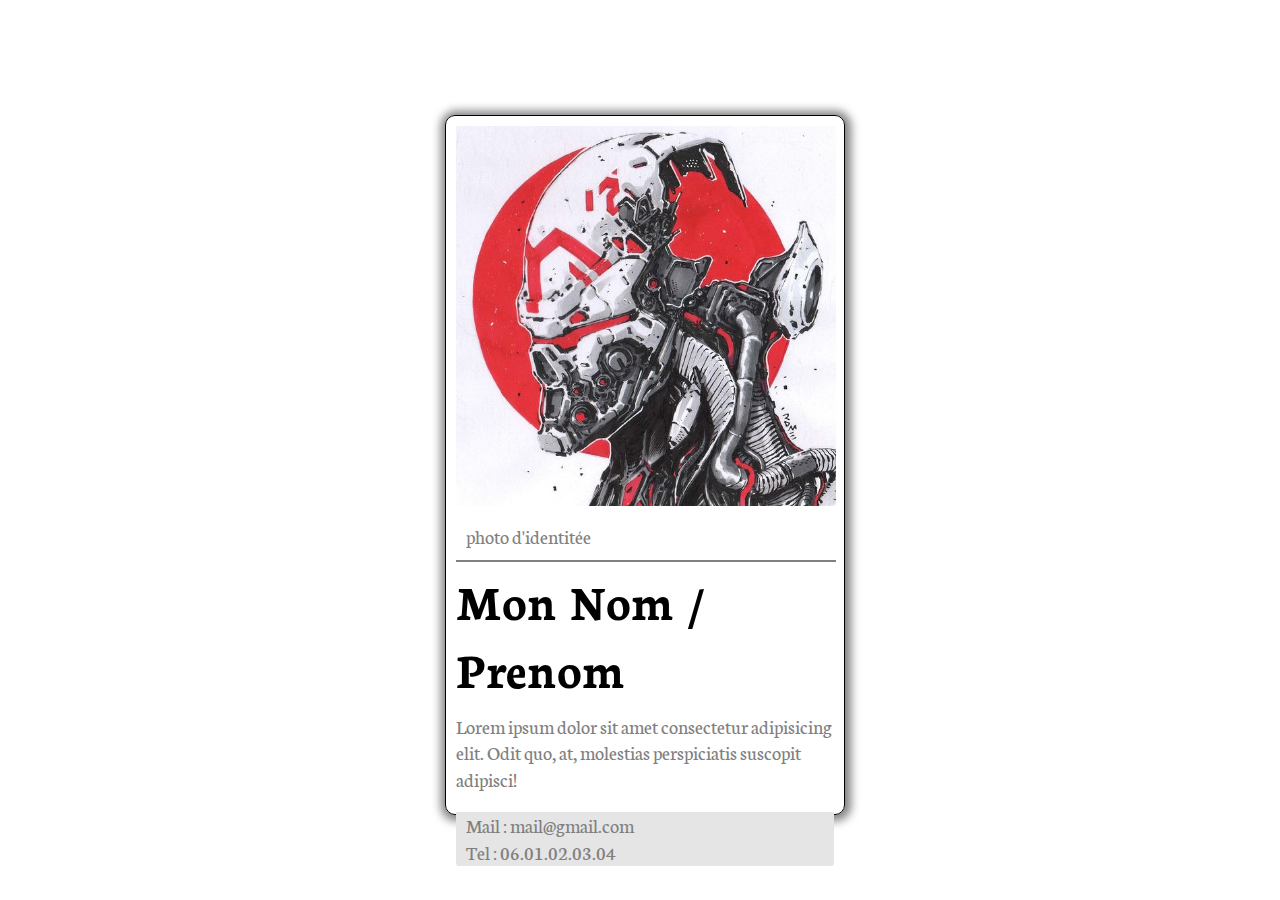
<file: TP - Vignette/index.html>
<!DOCTYPE html>
<html lang="fr">
<head>
    <meta charset="UTF-8">
    <meta name="viewport" content="width=device-width, initial-scale=1.0">
    <link rel="stylesheet" href="css/style.css">
    <title>Vignette</title>
</head>
<body>
    <main>
        <header>
            <img src="assets/img/cover/face.jpg" alt="photo identity">
            <h2>photo d'identitée</h2>
        </header>
        <section>
            <h1>Mon Nom / Prenom</h1>
            <div class="descriptif">
                <span>Lorem ipsum dolor sit amet consectetur adipisicing elit. Odit quo, at, molestias perspiciatis suscopit adipisci!</span>
            </div>
            <div class="contact">
                <a href="mailto:mail@gmail.com">Mail : mail@gmail.com</a>
                <a href="tel:+33601020304">Tel : 06.01.02.03.04</a>
            </div>
        </section>
    </main>
</body>
</html>
</file>
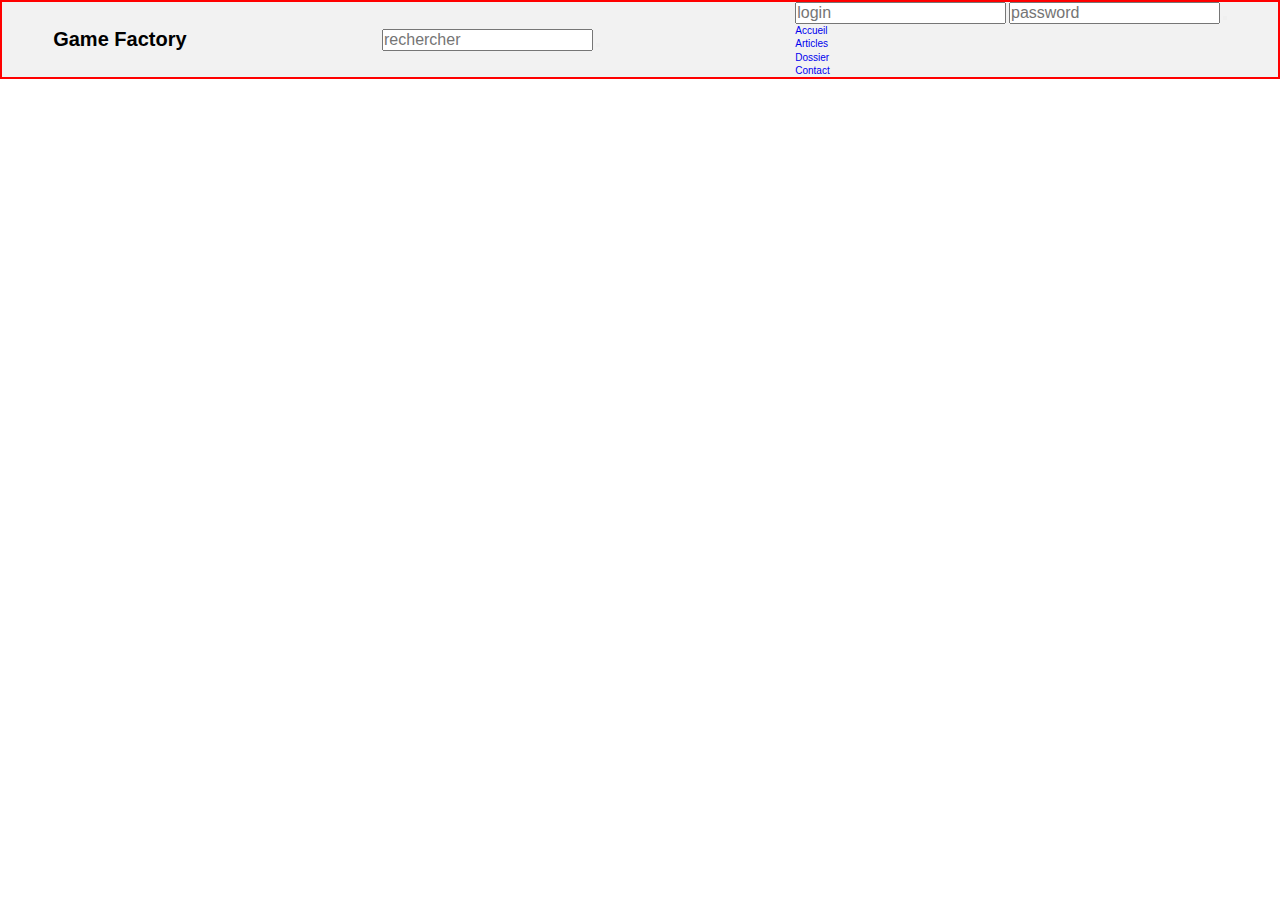
<file: TP Maquette/index.html>
<!DOCTYPE html>
<html lang="fr">
<head>
    <meta charset="UTF-8">
    <meta name="viewport" content="width=device-width, initial-scale=1.0">
    <link rel="stylesheet" href="css/style.css">
    <title>Maquette</title>
</head>
<body>
    <header>
        <h1>Game Factory</h1>
        <form class="search" action="index.html" method="post">
            <input name="search" placeholder="rechercher" type="text">
            <button type="submit"></button>
        </form>
        <div class="navigation">
            <form class="connect" action="index.html" method="post">
                <input name="login" placeholder="login" type="text">
                <input name="password" placeholder="password" type="text">
                <button type="submit"></button>               
            </form>        
            <nav>
                <ul>
                    <li>
                        <a href="#">Accueil</a>
                    </li>
                    <li>
                        <a href="#">Articles</a>
                    </li>
                    <li>
                        <a href="#">Dossier</a>
                    </li>
                    <li>
                        <a href="#">Contact</a>
                    </li>
                </ul>
            </nav>
        </div>
    </header>
    <!--
    <main>
        <header class="game">
            <div class="medias">
                <div class="littleVideos">
                    <iframe width="560" height="315" src="https://www.youtube.com/embed/OnSxZc47LV8?controls=0" title="YouTube video player" frameborder="0" allow="accelerometer; autoplay; clipboard-write; encrypted-media; gyroscope; picture-in-picture" allowfullscreen></iframe>
                    <iframe width="560" height="315" src="https://www.youtube.com/embed/zT2xjPyeHUs?controls=0" title="YouTube video player" frameborder="0" allow="accelerometer; autoplay; clipboard-write; encrypted-media; gyroscope; picture-in-picture" allowfullscreen></iframe>
                </div>
                <div class="bigVideos">
                    <iframe width="100%" height="100%" src="https://www.youtube.com/embed/Tporg5JpZHo" title="YouTube video player" frameborder="0" allow="accelerometer; autoplay; clipboard-write; encrypted-media; gyroscope; picture-in-picture" allowfullscreen></iframe>
                </div>
            </div>
            <H2>Ici on parle du jeux</H2>
            <p>On parle du jeu en général sous différents aspect : critique, fabrication et autres..</p>
        </header>
        <section>
            <h3>Articles</h3>
            <div class="article">
                <article>
                    <img src="assets/img/cover/blender-3d.png" alt="blender-3d">
                    <div class="descriptif">
                        <h2>Titre de l'article</h2>
                        <P>Lorem ipsum, dolor sit amet consectetur adipisicing elit.Eum, qui? Labore perspiciatis provident, facere laborum molestiae asperiores cumque, tenetur nihil eum. Natus, deleniti neque iste laboriosam beatae dolores facere repudiandae.</P>
                        <P>Lorem ipsum, dolor sit amet consectetur adipisicing elit.Nemo adipisci eligendi aliquid fugot, qui ducimus deleniti laborum quisquam facilis dolore?</P>
                        <P>Lorem ipsum, dolor sit amet consectetur adipisicing elit.Nam beatae, aperiam ab harum quidem veritatis.</P>
                        <a href="index.html">Suite de l'article</a>
                    </div>
                </article>
                <article>
                    <img src="assets/img/cover/unreal-engine.jpg" alt="unreal-engine">
                    <div class="descriptif">
                        <h2>Titre de l'article</h2>
                        <P>Lorem ipsum, dolor sit amet consectetur adipisicing elit.Eum, qui? Labore perspiciatis provident, facere laborum molestiae asperiores cumque, tenetur nihil eum. Natus, deleniti neque iste laboriosam beatae dolores facere repudiandae.</P>
                        <P>Lorem ipsum, dolor sit amet consectetur adipisicing elit.Nemo adipisci eligendi aliquid fugot, qui ducimus deleniti laborum quisquam facilis dolore?</P>
                        <P>Lorem ipsum, dolor sit amet consectetur adipisicing elit.Nam beatae, aperiam ab harum quidem veritatis.</P>
                        <a href="index.html">Suite de l'article</a>
                    </div>
                </article>
                <article>
                    <img src="assets/img/cover/unity2d.jpg" alt="unity2d">
                    <div class="descriptif">
                        <h2>Titre de l'article</h2>
                        <P>Lorem ipsum, dolor sit amet consectetur adipisicing elit.Eum, qui? Labore perspiciatis provident, facere laborum molestiae asperiores cumque, tenetur nihil eum. Natus, deleniti neque iste laboriosam beatae dolores facere repudiandae.</P>
                        <P>Lorem ipsum, dolor sit amet consectetur adipisicing elit.Nemo adipisci eligendi aliquid fugot, qui ducimus deleniti laborum quisquam facilis dolore?</P>
                        <P>Lorem ipsum, dolor sit amet consectetur adipisicing elit.Nam beatae, aperiam ab harum quidem veritatis.</P>
                        <a href="index.html">Suite de l'article</a>
                    </div>
                </article>
                <article>
                    <img src="assets/img/cover/Substance-Painter.jpg" alt="Substance-Painter">
                    <div class="descriptif">
                        <h2>Titre de l'article</h2>
                        <P>Lorem ipsum, dolor sit amet consectetur adipisicing elit.Eum, qui? Labore perspiciatis provident, facere laborum molestiae asperiores cumque, tenetur nihil eum. Natus, deleniti neque iste laboriosam beatae dolores facere repudiandae.</P>
                        <P>Lorem ipsum, dolor sit amet consectetur adipisicing elit.Nemo adipisci eligendi aliquid fugot, qui ducimus deleniti laborum quisquam facilis dolore?</P>
                        <P>Lorem ipsum, dolor sit amet consectetur adipisicing elit.Nam beatae, aperiam ab harum quidem veritatis.</P>
                        <a href="index.html">Suite de l'article</a>
                    </div>
                </article>
            </div>
        </section>
    </main>
    <footer>
        <div class="name">
            <p>Informations légales</p>
            <p>Données personnelles</p>
            <p>Cookies (R.G.P.D)</p>
        </div>
        <div class="years">
            <p>2019-2022</p>
            <p>@ IQREM COMPAGNIE</p>
        </div>
    </footer>
    -->
</body>
</html>
</file>
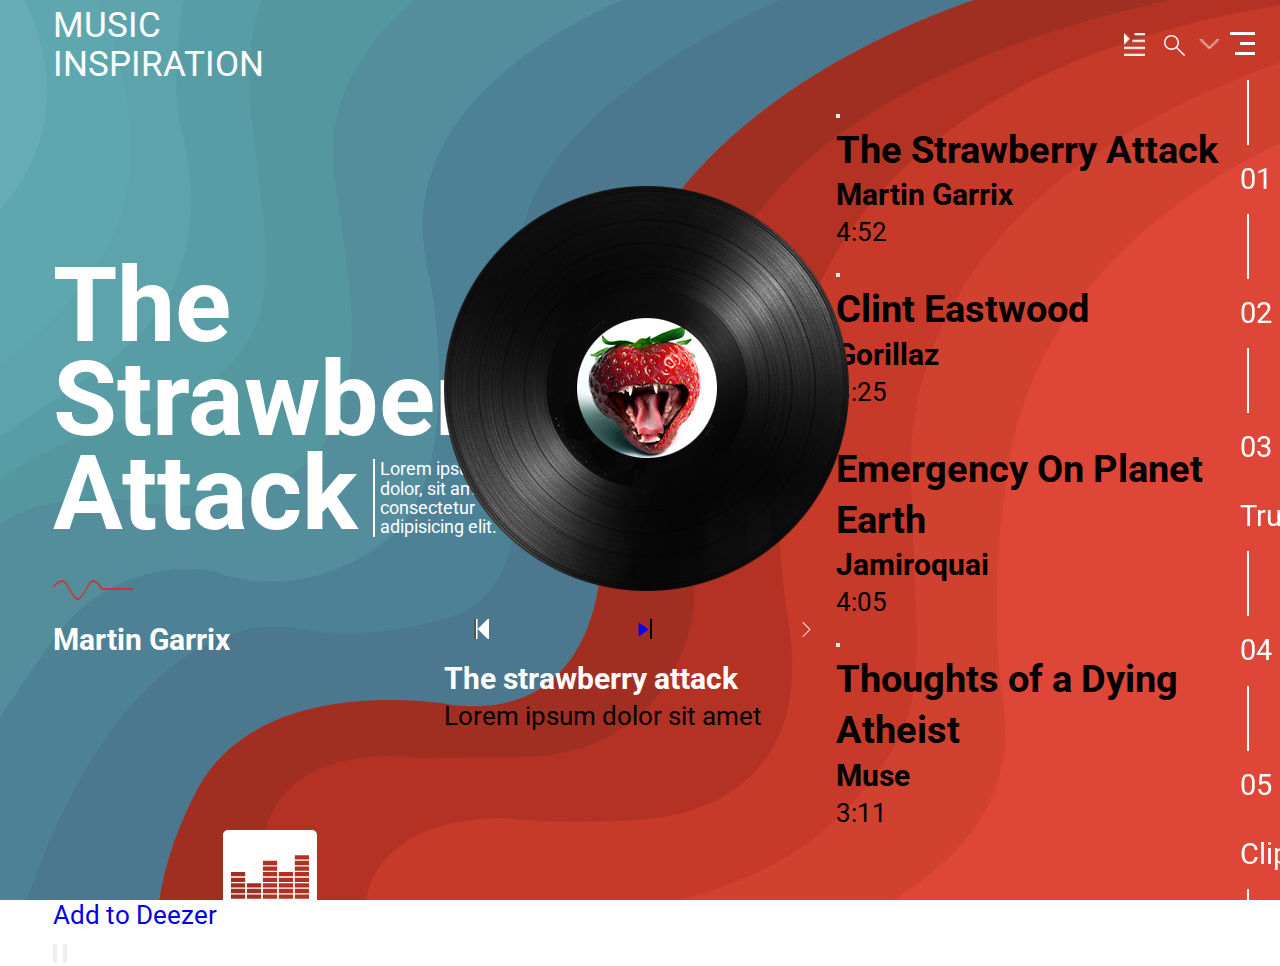
<file: TP Player/index.html>
<!DOCTYPE html>
<html lang="fr">
<head>
    <meta charset="UTF-8">
    <meta name="viewport" content="width=device-width, initial-scale=1.0">
    <link rel="stylesheet" href="css/style.css">
    <title>Player</title>
</head>
<body>
    <main>
        <header>
            <h1>Music Inspiration</h1>
            <div class="container-menu">
                <button class="playlist-btn"></button>
                <form class="search-song" action="index.html" method="post">
                    <input type="text" name="title">
                    <button type="submit"></button>
                </form>
                <button class="parameter-btn"></button>
                <div id="menu-global" class="menu-global-panel ">
                    <div class="menu-global-btn">
                        <span></span>
                    </div>
                    <nav>
                        <ul>
                            <li></li>
                            <li><a href="#">01 <span>Home</span></a></li>
                            <li></li>
                            <li><a href="#">02 <span>The Song</span></a></li>
                            <li></li>
                            <li><a href="#">03 <span>Blabla Truc</span></a></li>
                            <li></li>
                            <li><a href="#">04 <span>Lyrics</span></a></li>
                            <li></li>
                            <li><a href="#">05 <span>Video Clip</span></a></li>
                            <li></li>
                            <li><a href="#">06 <span>Shear</span></a></li>
                        </ul>
                    </nav>
                </div>
            </div>
        </header>
        <section class="player-content">
            <article>
                <div class="title-content-song">
                    <h2>The Strawberry Attack</h2>
                    <p>Lorem ipsum dolor, sit amet consectetur adipisicing elit.</p>
                </div>                
                <img src="img/cardio.png" alt="icon du player">
                <h3 class="autor-song">Martin Garrix</h3>
            </article>
            <div class="player">
                <audio id="player-node"></audio>
                <div class="player-visual">
                    <img src="img/bg_vinyl.png" alt="disque vinyl">
                    <img src="img/cover/thestrawberryattack.png" alt="the strawberry attack; cover song">
                </div>
                <div>
                    <nav id="controls-player" class="controls-player">
                        <button class="prev-song-btn">
                        </button><button class="play-song-btn"></button>
                        <button class="next-song-btn"></button>
                    </nav>
                    <h3 class="player-title-song">The strawberry attack</h3>
                    <p class="content-data">Lorem ipsum dolor sit amet</p>
                </div>
            </div>
            <aside>
                <ul class="current-playlist">
                    <li>
                        <img class="cover-single-playlist" src="img/cover/thestrawberryattack.png" alt="the strawberry attack">
                        <button class="play-btn-playlist"></button>
                        <div class="data-single-playlist">
                            <h2>The Strawberry Attack</h2>
                            <h3>Martin Garrix</h3>
                        </div>
                        <span class="time-single-playlist">4:52</span>
                    </li>
                    <li>
                        <img class="cover-single-playlist" src="img/cover/gorillaz.jpg" alt="gorillaz">
                        <button class="play-btn-playlist"></button>
                        <div class="data-single-playlist">
                            <h2>Clint Eastwood</h2>
                            <h3>Gorillaz</h3>
                        </div>
                        <span class="time-single-playlist">3:25</span>
                    </li>
                    <li>
                        <img class="cover-single-playlist" src="img/cover/jamiroquai.jpg" alt="jamiroquai">
                        <button class="play-btn-playlist"></button>
                        <div class="data-single-playlist">
                            <h2>Emergency On Planet Earth</h2>
                            <h3>Jamiroquai</h3>
                        </div>
                        <span class="time-single-playlist">4:05</span>
                    </li>
                    <li>
                        <img class="cover-single-playlist" src="img/cover/muse.jpg" alt="muse">
                        <button class="play-btn-playlist"></button>
                        <div class="data-single-playlist">
                            <h2>Thoughts of a Dying Atheist</h2>
                            <h3>Muse</h3>
                        </div>
                        <span class="time-single-playlist">3:11</span>
                    </li>
                </ul>
            </aside>
        </section>
        <footer>
            <div>
                <nav class="social">
                    <ul>
                        <li>
                            <a href="https://facebook.com/" target="_blank" class="lien-icone">
                                <img src="img/ico_facebook.svg" alt="player reseau face">
                            </a>
                        </li>
                        <li>
                            <a href="https://twitter.com/" target="_blank" class="lien-icone">
                                <img src="img/ico_twitter.svg" alt="player reseau twitt">
                            </a>
                        </li>
                        <li>
                            <a href="https://youtube.com/" target="_blank" class="lien-icone">
                                <img src="img/ico_youtube.svg" alt="player reseau ytb">
                            </a>
                        </li>
                        <li>
                            <a href="https://instagram.com/" target="_blank" class="lien-icone">
                                <img src="img/ico_instagram.svg" alt="player reseau insta">
                            </a>
                        </li>
                        <li>
                            <a href="https://deezer.com/" target="_blank" class="lien-icone">
                                <img src="img/ico_deezer.svg" alt="player reseau deezer">
                            </a>
                        </li>
                    </ul>
                </nav>
            </div>
            <div>
                <a href="https://deezer.com/">
                    <span>Add to Deezer</span>
                    <img src="img/ico_deezer.svg" alt="player deezer">
                </a>
            </div>
            <div>
                <button>
                    <img src="img/btn_back.svg" alt="prevent file">
                </button>        
                <button>
                    <img src="img/btn_next.svg" alt="next file">
                </button>        
            </div>
        </footer>
    </main>
</body>
<script type="text/javascript" src="js/main.js"></script>
</html>
</file>
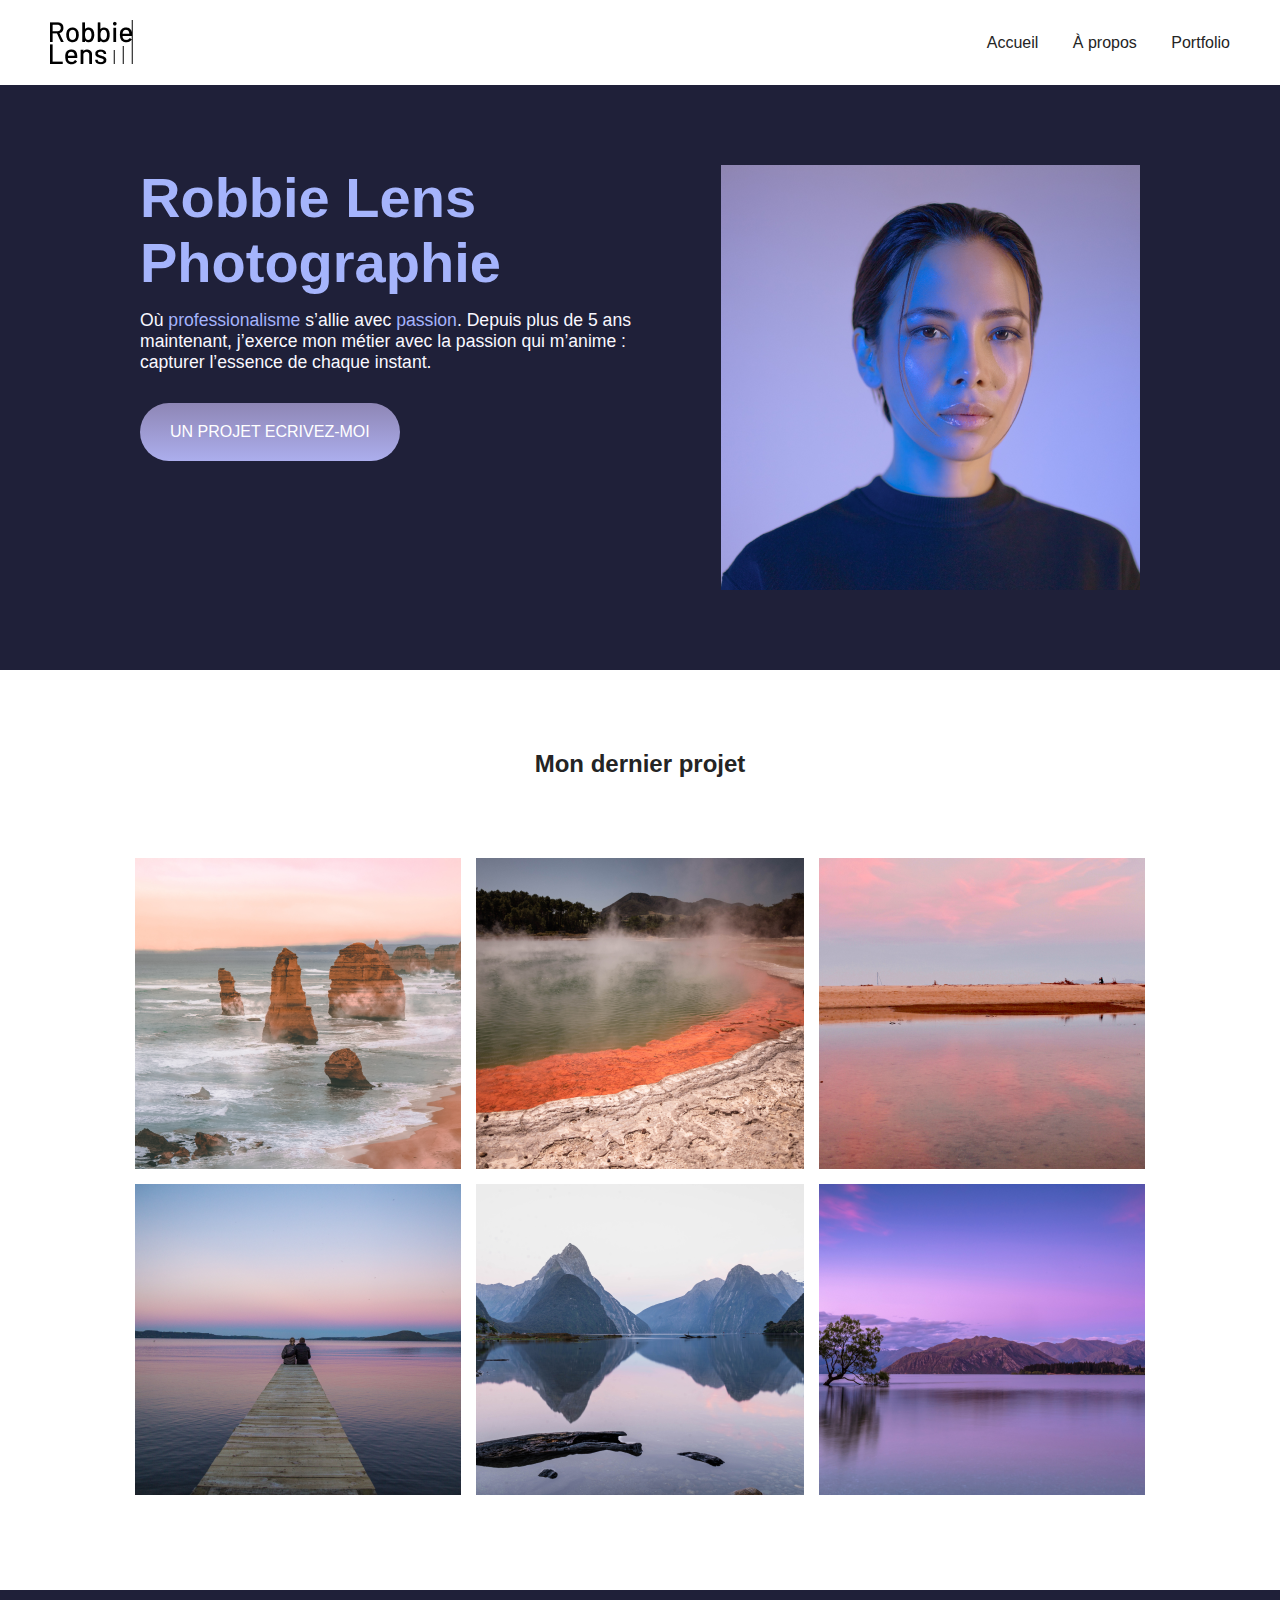
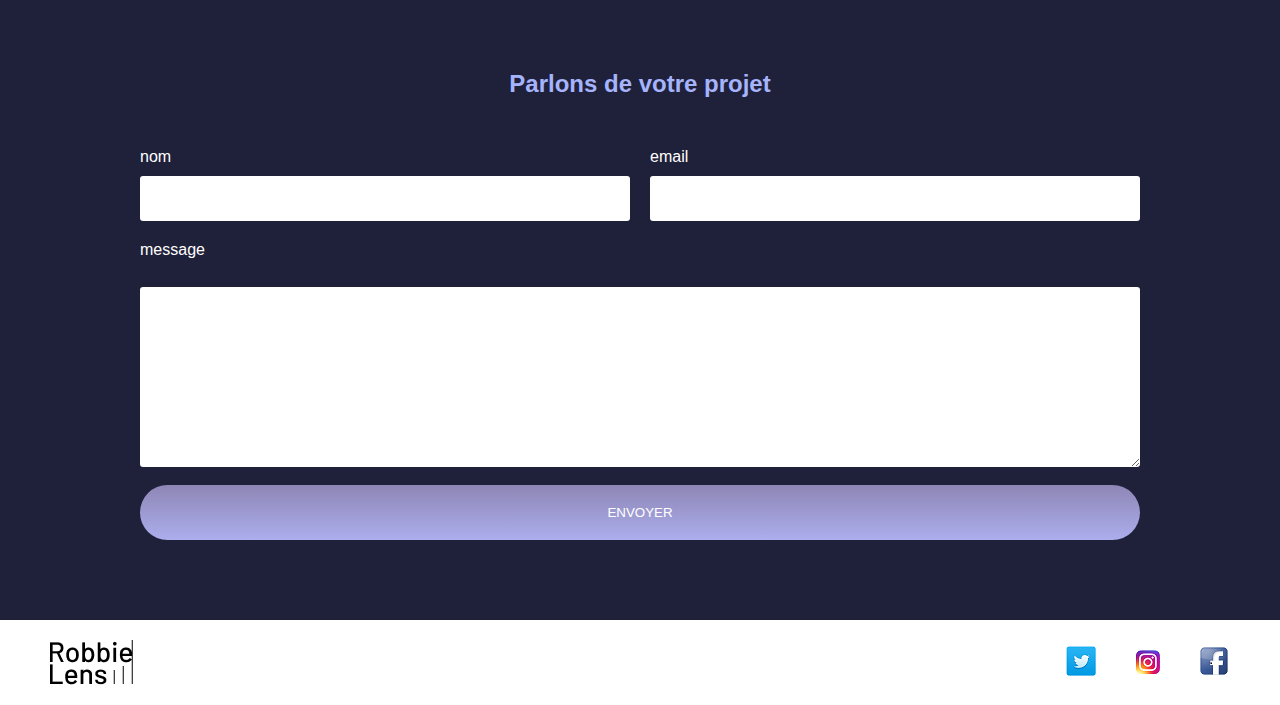
<file: TP robbie_lens/index.html>
<!DOCTYPE html>
<html lang="fr">

<head>
    <meta charset="utf-8">
    <title>Accueil - Robbie Lens Photographie</title>
    <link href="style.css" rel="stylesheet">
    <link href="index.css" rel="stylesheet" >
    <link href="../police/manrope/">
    <link href="../police/montserrat/">
</head>

<body>
    <header>
        <nav>
            <img src="images/logo.png" alt="Logo Robbie Lens" >
            <div>
                <a href="index.html">Accueil</a>
                <a href="a-propos.html">À propos</a>
                <a href="portfolio.html">Portfolio</a>
            </div>
        </nav>
    </header>
    <main>
        <section class="accueil-introduction">
            <div>
                <h1>Robbie Lens Photographie</h1>
                <p>
                    Où <em>professionalisme</em> s’allie avec <em>passion</em>. Depuis
                    plus de 5 ans maintenant, j’exerce mon métier avec la passion
                    qui m’anime : capturer l’essence de chaque instant.
                </p>                
                <a href="#contact" class="cta">UN PROJET ECRIVEZ-MOI</a>
                </form>
            </div>
            <img src="images/robbie-lens.png" alt="Portrait avec effet de la photographe Robbie Lens" >
        </section>
        <section class="accueil-photos">
            <h2>Mon dernier projet</h2>
            <div>
                <img src="images/accueil/element-1.png" alt="Twelve apostles - Australie" >
                <img src="images/accueil/element-2.png" alt="Wai-O-Tapu - Nouvelle-Zélande" >
                <img src="images/accueil/element-3.png" alt="Parc National d’Abel Tasman - Nouvelle-Zélande" >
            </div>
            <div>
                <img src="images/accueil/element-4.png" alt="Lac Rotorua - Nouvelle-Zélande" >
                <img src="images/accueil/element-5.png" alt="Milford Sound - Nouvelle-Zélande" >
                <img src="images/accueil/element-6.png" alt="Lac Wanaka - Nouvelle-Zélande" >
            </div>            
        </section>
        <section id="contact" class="section-contact">
            <h2>Parlons de votre projet</h2>
            <form method="get" action="#">
                <div class="form-nom-email">
                    <div class="form-column">
                        <label for="nom">nom</label>
                        <input type="text" name="nom" id="nom">
                    </div>
                    <div class="form-column">
                        <label for="email">email</label>
                        <input type="email" name="email" id="email">
                    </div>
                </div>
                <label for="message">message</label><br>
                <textarea name="message" id="message" rows="10" cols="100"></textarea><br>
                <input class="cta" type="button" value="ENVOYER">
            </form>
        </section>
    </main>
    <footer>
            <img src="images/logo.png" alt="Logo Robbie Lens" >
            <div>
                <a href="https://twitter.com/" target="_blank" class="lien-icone">
                    <img src="images/twitter.png" alt="Logo Twitter" title="Accédez à Twitter">
                </a>
                <a href="https://www.instagram.com/" target="_blank" class="lien-icone">
                    <img src="images/instagram.png" alt="Logo Instagram" title="Accédez à Instagram">
                </a>
                <a href="https://www.facebook.com/" target="_blank" class="lien-icone">
                    <img src="images/facebook.png" alt="Logo Facebook" title="Accédez à Facebook">
                </a>
            </div>
    </footer>
</body>

</html>
</file>
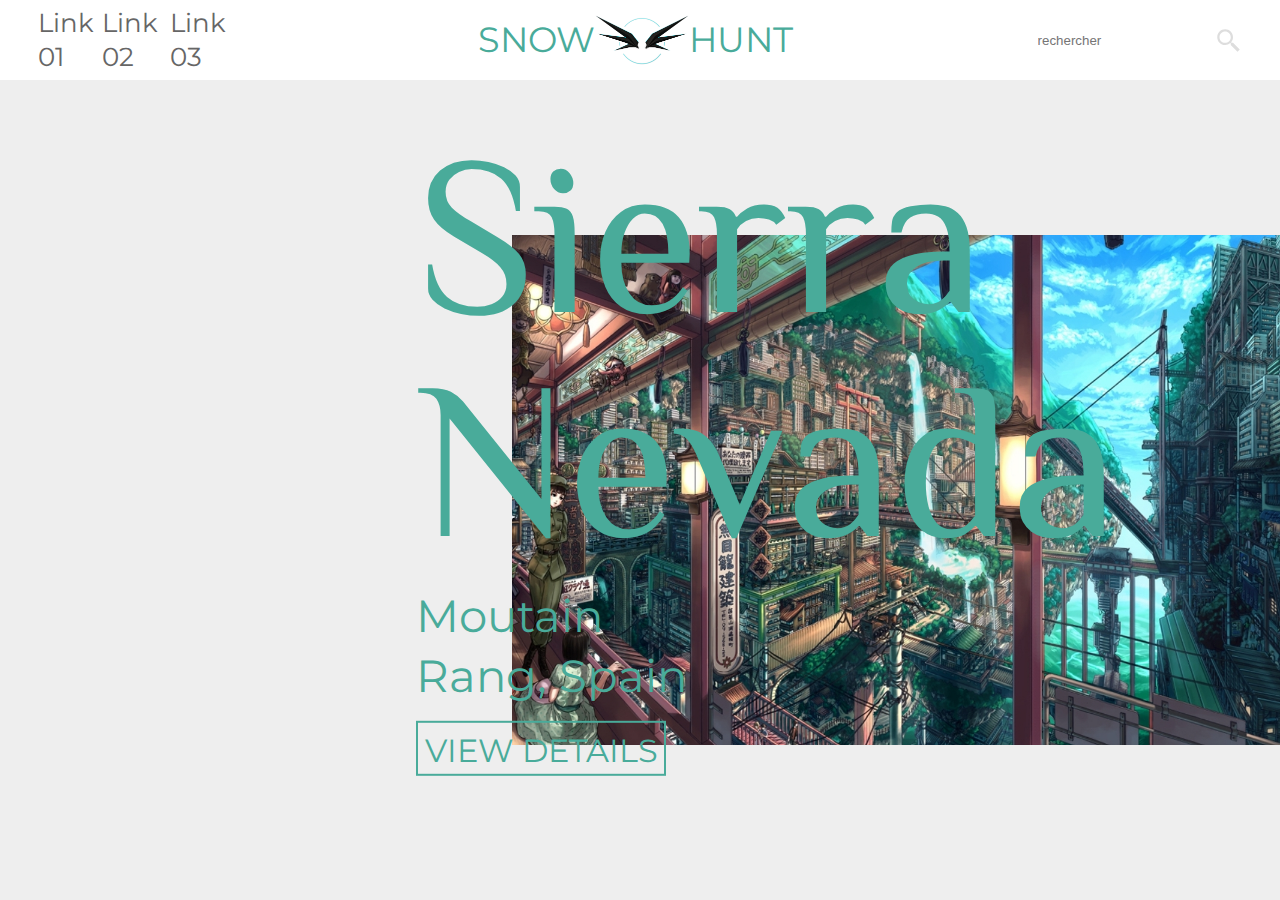
<file: TP Snow Hunt/index.html>
<!DOCTYPE html>
<html lang="fr">
<head>
    <meta charset="UTF-8">
    <meta name="viewport" content="width=device-width, initial-scale=1.0">
    <title>Document</title>
    <link rel="stylesheet" href="css/style.css">
</head>
<body>
    <header>
        <!-- navigation -->
         <nav>
            <ul>
                <li>
                    <a href="#">Link 01</a>
                </li>
                <li>
                    <a href="#">Link 02</a>
                </li>
                <li>
                    <a href="#">Link 03</a>
                </li>
            </ul>
         </nav>
        <!-- logo -->
         <div class="logo">
            <p>Snow</p>
            <img src="./img/logo.png" alt="Logo de snow hunt">
            <p>Hunt</p>
         </div>
        <!-- search -->
         <form class="search" action="index.html" method="post">
            <input name="search" placeholder="rechercher" type="text">
            <button type="submit"></button>
         </form>
    </header>
    <section>
        <div class="title">
            <h1>Sierra Nevada</h1>
            <h2>Moutain Rang, Spain</h2>
            <a href="">
                <span>View details</span>
                <div class="hover-btn"></div>
            </a>
        </div>
    </section>
</body>
</html>
</file>
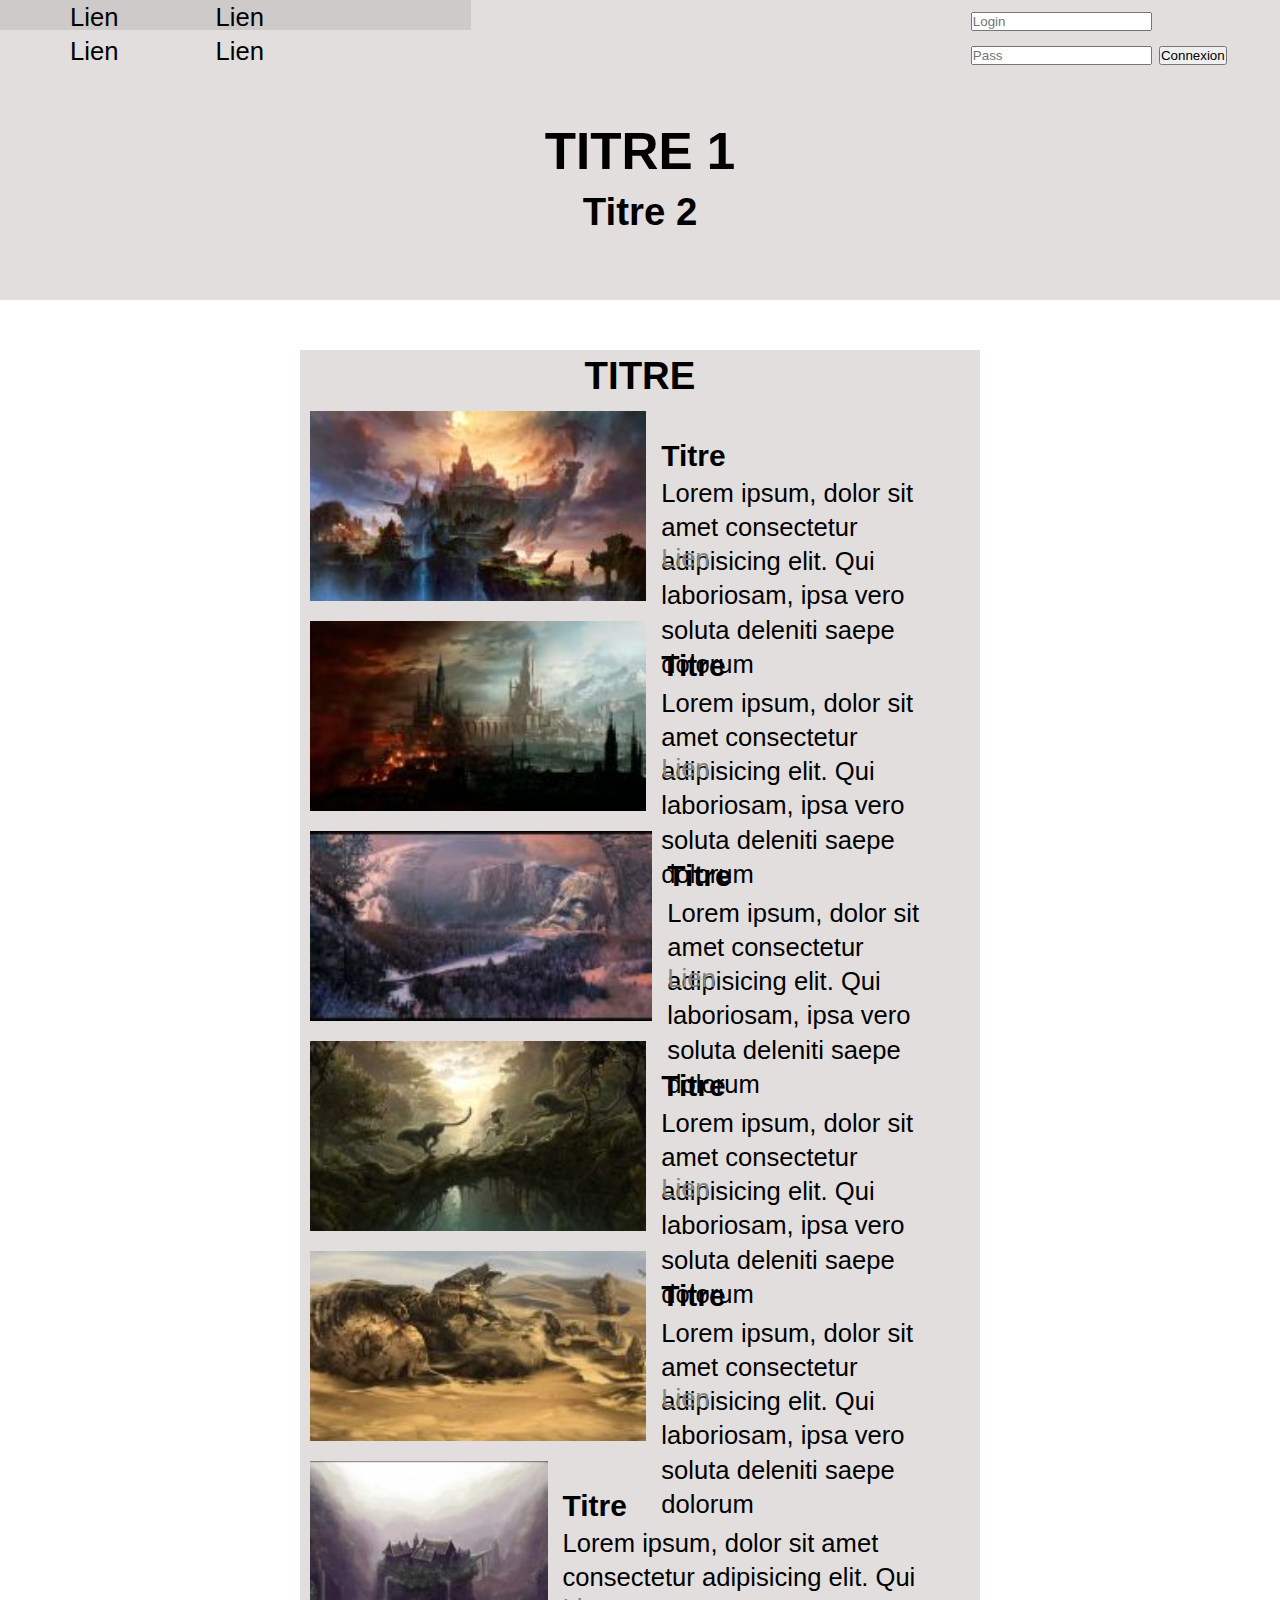
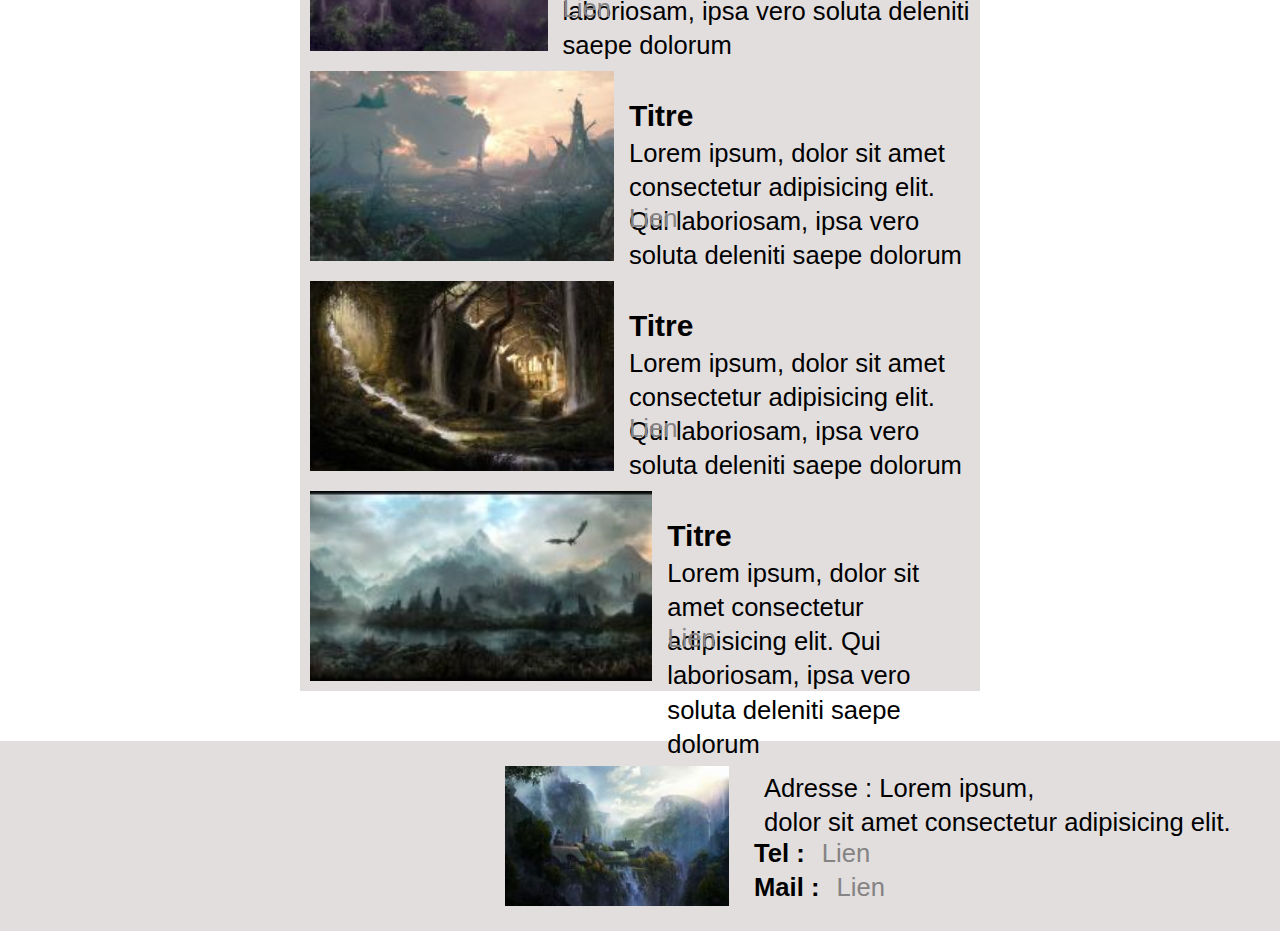
<file: TP Zoning/index.html>
<!DOCTYPE html>
<html lang="fr">
<head>
    <meta charset="UTF-8">
    <meta name="viewport" content="width=device-width, initial-scale=1.0">
    <title>Zoning</title>
    <link rel="stylesheet" href="css/style.css">
</head>
<body>
    <header>
        <!-- navigation -->
        <div class="main">
            <nav>
                <a href="#">Lien</a>
                <a href="#">Lien</a>
                <a href="#">Lien</a>
                <a href="#">Lien</a>
            </nav>
            <!-- connexion -->
            <form action="index.html" method="post">
                <input name="login" placeholder="Login" type="text">
                <input name="pass" placeholder="Pass" type="text">
                <button type="submit">Connexion</button>
            </form>
        </div>
        <!-- titre -->
         <div class="titre">
            <h1>TITRE 1</h1>
            <h2>Titre 2</h2>
         </div>
    </header>
    <main>
        <h2>TITRE</h2>
        <!-- vignettes -->
        <section>
            <img src="img/vignettes/city.jpg" alt="city">
            <!--! voir pour agrandir l'image -->
            <!-- <a href="images/portfolio/paysage1.jpg" class="lien-conteneur-photo">
                    <img src="images/portfolio/paysage1.jpg" alt="Mont Aoraki - Nouvelle-Zélande" title="Mont Aoraki - Nouvelle-Zélande">
                    <div class="photo-hover">Voir la photo</div>
                </a> -->
            <div class="descriptif-photo">
                <h3>Titre</h3>
                <p>Lorem ipsum, dolor sit amet consectetur adipisicing elit. Qui laboriosam, ipsa vero soluta deleniti saepe dolorum</p>
                <a href="#">Lien</a>
            </div>            
        </section>
        <section>
            <img src="img/vignettes/city2.jpg" alt="city2">
            <!--! voir pour agrandir l'image -->            
            <div class="descriptif-photo">
                <h3>Titre</h3>
                <p>Lorem ipsum, dolor sit amet consectetur adipisicing elit. Qui laboriosam, ipsa vero soluta deleniti saepe dolorum</p>
                <a href="#">Lien</a>
            </div>
        </section>
        <section>
            <img src="img/vignettes/coldLand.jpg" alt="coldLand">
            <!--! voir pour agrandir l'image -->            
            <div class="descriptif-photo">
                <h3>Titre</h3>
                <p>Lorem ipsum, dolor sit amet consectetur adipisicing elit. Qui laboriosam, ipsa vero soluta deleniti saepe dolorum</p>
                <a href="#">Lien</a>
            </div>
        </section>
        <section>
            <img src="img/vignettes/course.jpg" alt="course">
            <!--! voir pour agrandir l'image -->            
            <div class="descriptif-photo">
                <h3>Titre</h3>
                <p>Lorem ipsum, dolor sit amet consectetur adipisicing elit. Qui laboriosam, ipsa vero soluta deleniti saepe dolorum</p>
                <a href="#">Lien</a>
            </div>
        </section>
        <section>
            <img src="img/vignettes/fantasy-landscapes.jpg" alt="fantasy-landscapes">
            <!--! voir pour agrandir l'image -->            
            <div class="descriptif-photo">
                <h3>Titre</h3>
                <p>Lorem ipsum, dolor sit amet consectetur adipisicing elit. Qui laboriosam, ipsa vero soluta deleniti saepe dolorum</p>
                <a href="#">Lien</a>
            </div>
        </section>
        <section>
            <img src="img/vignettes/fantasy_landscape02.jpg" alt="fantasy_landscape02">
            <!--! voir pour agrandir l'image -->            
            <div class="descriptif-photo">
                <h3>Titre</h3>
                <p>Lorem ipsum, dolor sit amet consectetur adipisicing elit. Qui laboriosam, ipsa vero soluta deleniti saepe dolorum</p>
                <a href="#">Lien</a>
            </div>
        </section>
        <section>
            <img src="img/vignettes/land.jpg" alt="land">
            <!--! voir pour agrandir l'image -->
            <div class="descriptif-photo">
                <h3>Titre</h3>
                <p>Lorem ipsum, dolor sit amet consectetur adipisicing elit. Qui laboriosam, ipsa vero soluta deleniti saepe dolorum</p>
                <a href="#">Lien</a>
            </div>
        </section>
        <section>
            <img src="img/vignettes/ruines.jpg" alt="ruines">
            <!--! voir pour agrandir l'image -->
            <div class="descriptif-photo">
                <h3>Titre</h3>
                <p>Lorem ipsum, dolor sit amet consectetur adipisicing elit. Qui laboriosam, ipsa vero soluta deleniti saepe dolorum</p>
                <a href="#">Lien</a>
            </div>
        </section>
        <section>
            <img src="img/vignettes/temeraire.jpg" alt="temeraire">
            <!--! voir pour agrandir l'image -->
            <div class="descriptif-photo">
                <h3>Titre</h3>
                <p>Lorem ipsum, dolor sit amet consectetur adipisicing elit. Qui laboriosam, ipsa vero soluta deleniti saepe dolorum</p>
                <a href="#">Lien</a>
            </div>
        </section>            
    </main>
    <footer>
        <img src="img/vignettes/lordOfRing.jpg" alt="lordOfRing">
        <!--! voir pour agrandir l'image -->            
        <div class="contact">
            <p>Adresse : Lorem ipsum, <br>
                         dolor sit amet consectetur adipisicing elit.
            <h4>Tel : </h4>
            <a href="#">Lien</a><br> 
            <h4>Mail : </h4>
            <a href="#">Lien</a>
        </div>
    </footer>
</body>
</html>
</file>
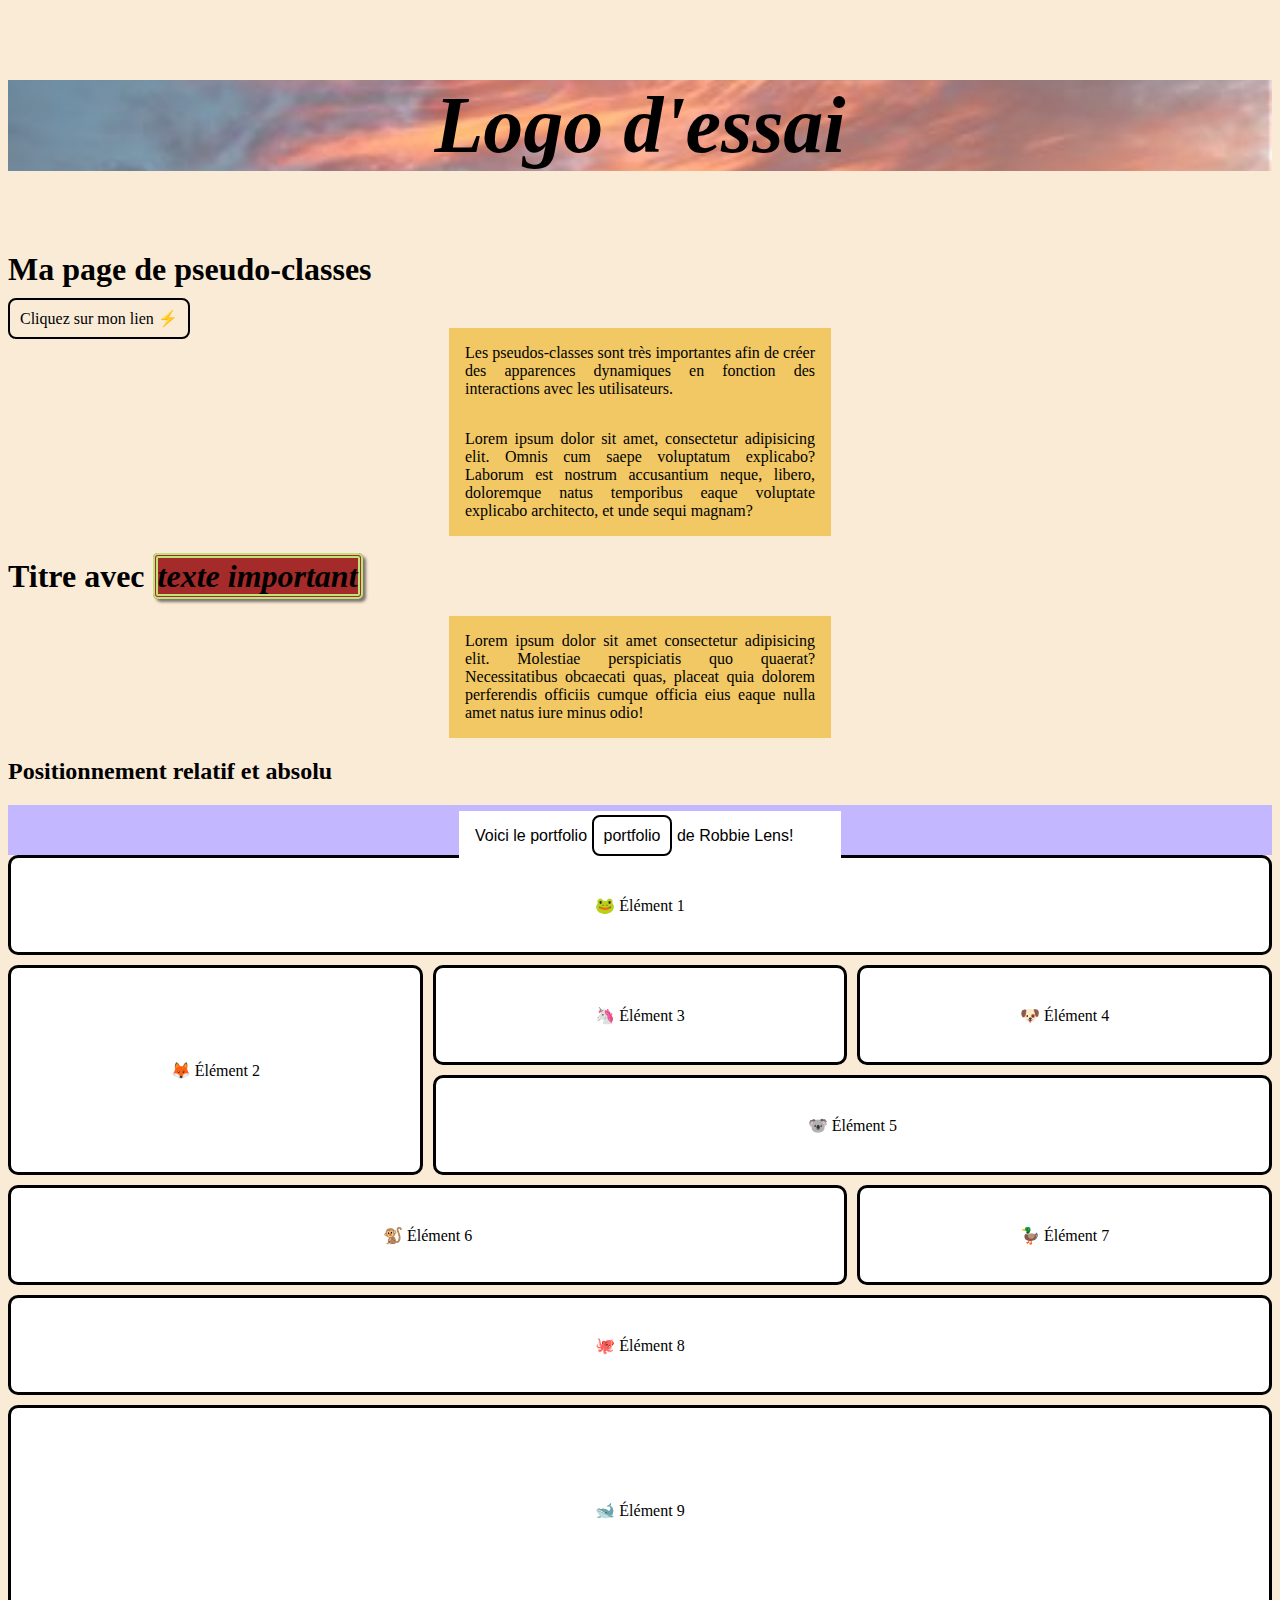
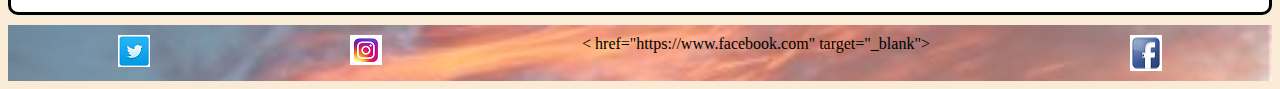
<file: TP-essai/index.html>
<!DOCTYPE html>
<html lang="fr">

<head>
    <meta charset="utf-8">
    <title>Ma page d'essai</title>
    <link href="essai.css" rel="stylesheet">
</head>

<body>
    <header>
        <p>Logo d'essai</p> 
    </header>
    <div class="mon-element">
        <h1>Ma page de pseudo-classes</h1>
        <a href="../robbie_lens/index.html" target="_blank" title="Accédez au site de Robbie Lens">Cliquez sur mon lien ⚡️</a>
        <p>Les pseudos-classes sont très importantes afin de créer des apparences dynamiques en
             fonction des interactions avec les utilisateurs.</p>
        <p>Lorem ipsum dolor sit amet, consectetur adipisicing elit. Omnis cum saepe voluptatum explicabo? Laborum est nostrum accusantium neque, 
            libero, doloremque natus temporibus eaque voluptate explicabo architecto, et unde sequi magnam?</p>
        <h1>Titre avec <em>texte important</em></h1>
        <p>Lorem ipsum dolor sit amet consectetur adipisicing elit. Molestiae perspiciatis quo quaerat? Necessitatibus obcaecati quas, placeat 
            quia dolorem perferendis officiis cumque officia eius eaque nulla amet natus iure minus odio!</p>
        <h2>Positionnement relatif et absolu</h2>
        <div class="positionnement">
            <p>Voici le portfolio <a href="../robbie_lens/portfolio.html">portfolio</a> de Robbie Lens!</p>
    </div>
        </div>
    <div class="conteneur">
        <div class="box une">🐸 Élément 1</div>
        <div class="box deux">🦊 Élément 2</div>
        <div class="box trois">🦄 Élément 3</div>
        <div class="box quatre">🐶 Élément 4</div>
        <div class="box cinq">🐨 Élément 5</div>
        <div class="box six">🐒 Élément 6</div>
        <div class="box sept">🦆 Élément 7</div>
        <div class="box huit">🐙 Élément 8</div>
        <div class="box neuf">🐋 Élément 9</div>
    </div>
    <footer>
        <a href="https://twitter.com/" target="_blank">
            <img src="image/twitter.png" alt="Logo Twitter" title="Accédez à Twitter"></a>
        <a href="https://www.instagram.com/" target="_blank">
            <img src="image/instagram.png" alt="Logo Instagram" title="Accédez à Instagram"></a>
        < href="https://www.facebook.com" target="_blank">
            <img src="image/facebook.png" alt="logo de Facebook" tittle="Accédez à Facebook"></a>
    </footer>   
</body>

</html>
</file>
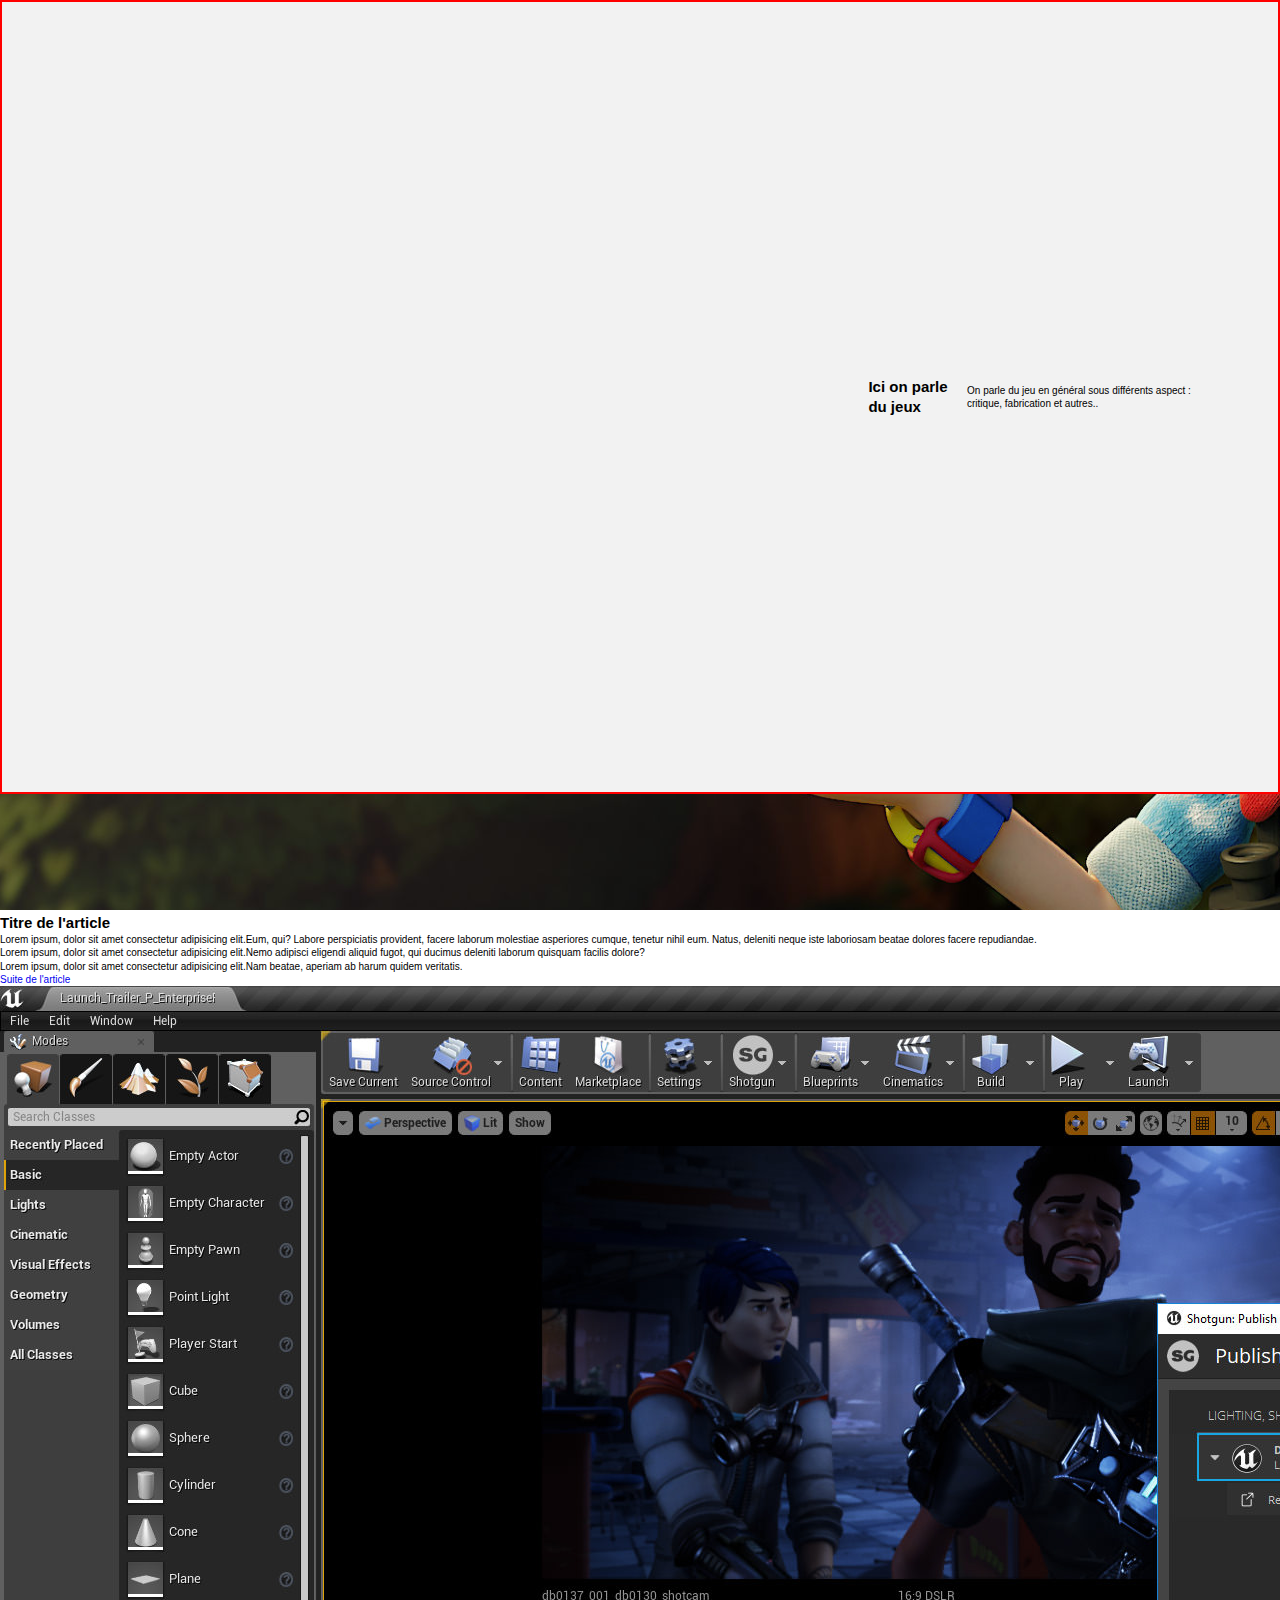
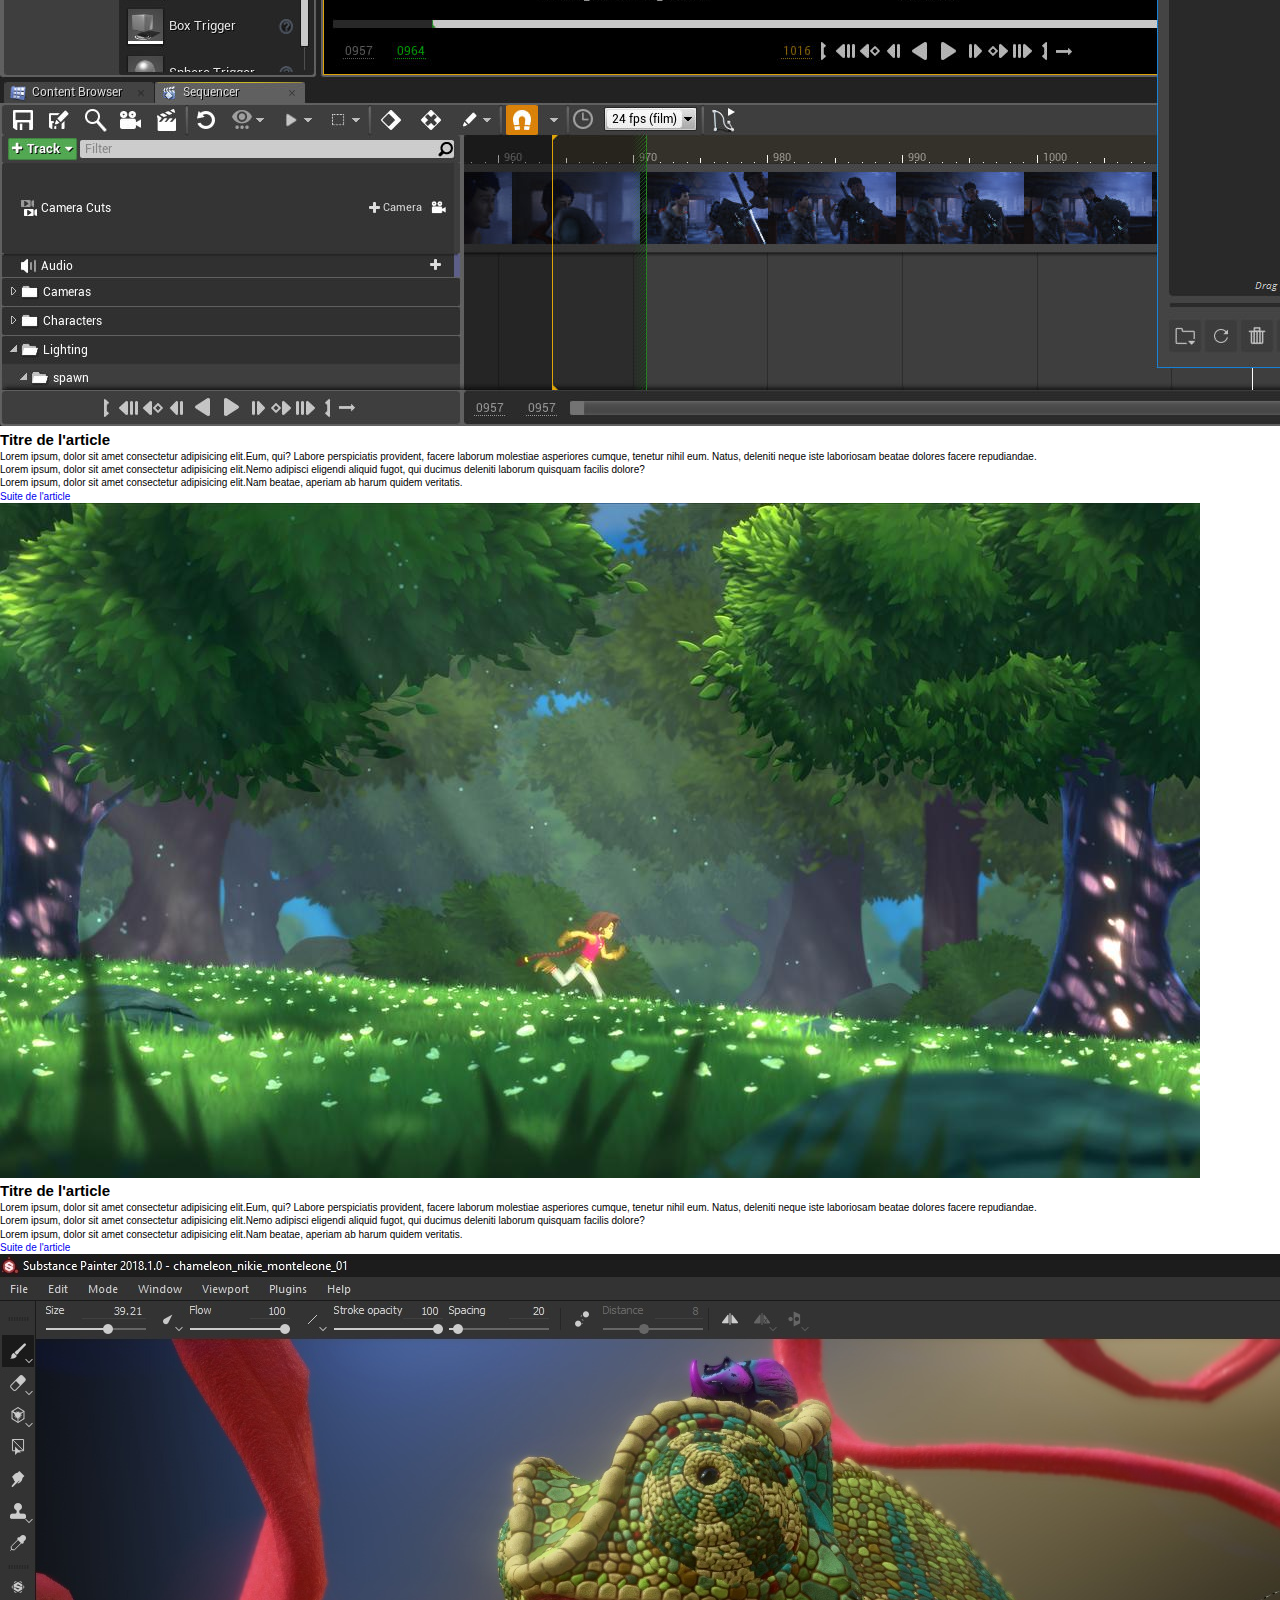
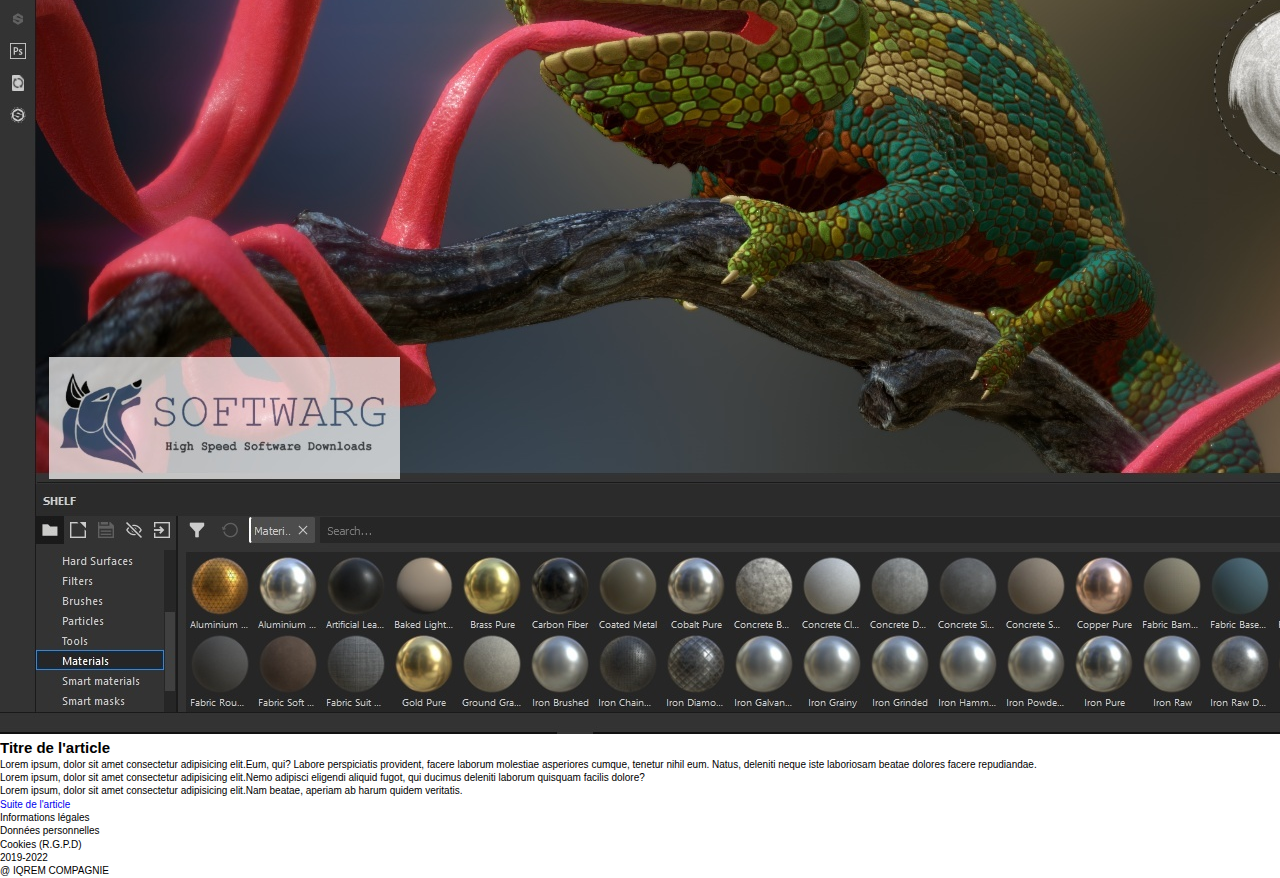
<file: TP-Maquette/index.html>
<!DOCTYPE html>
<html lang="fr">
<head>
    <meta charset="UTF-8">
    <meta name="viewport" content="width=device-width, initial-scale=1.0">
    <link rel="stylesheet" href="css/style.css">
    <title>Maquette</title>
</head>
<body>
    <header>
        <h1>Game Factory</h1>
        <form class="search" action="index.html" method="post">
            <input name="search" placeholder="rechercher" type="text">
            <button type="submit"></button>
        </form>
        <div class="navigation">
            <form class="connect" action="index.html" method="post">
                <input name="login" placeholder="login" type="text">
                <input name="password" placeholder="password" type="text">
                <button type="submit"></button>               
            </form>        
            <nav>
                <ul>
                    <li>
                        <a href="#">Accueil</a>
                    </li>
                    <li>
                        <a href="#">Articles</a>
                    </li>
                    <li>
                        <a href="#">Dossier</a>
                    </li>
                    <li>
                        <a href="#">Contact</a>
                    </li>
                </ul>
            </nav>
        </div>
    </header>
    
    <main>
        <header class="game">
            <div class="medias">
                <div class="littleVideos">
                    <iframe width="560" height="315" src="https://www.youtube.com/embed/OnSxZc47LV8?controls=0" title="YouTube video player" frameborder="0" allow="accelerometer; autoplay; clipboard-write; encrypted-media; gyroscope; picture-in-picture" allowfullscreen></iframe>
                    <iframe width="560" height="315" src="https://www.youtube.com/embed/zT2xjPyeHUs?controls=0" title="YouTube video player" frameborder="0" allow="accelerometer; autoplay; clipboard-write; encrypted-media; gyroscope; picture-in-picture" allowfullscreen></iframe>
                </div>
                <div class="bigVideos">
                    <iframe width="100%" height="100%" src="https://www.youtube.com/embed/Tporg5JpZHo" title="YouTube video player" frameborder="0" allow="accelerometer; autoplay; clipboard-write; encrypted-media; gyroscope; picture-in-picture" allowfullscreen></iframe>
                </div>
            </div>
            <H2>Ici on parle du jeux</H2>
            <p>On parle du jeu en général sous différents aspect : critique, fabrication et autres..</p>
        </header>
        <section>
            <h3>Articles</h3>
            <div class="article">
                <article>
                    <img src="assets/img/cover/blender-3d.png" alt="blender-3d">
                    <div class="descriptif">
                        <h2>Titre de l'article</h2>
                        <P>Lorem ipsum, dolor sit amet consectetur adipisicing elit.Eum, qui? Labore perspiciatis provident, facere laborum molestiae asperiores cumque, tenetur nihil eum. Natus, deleniti neque iste laboriosam beatae dolores facere repudiandae.</P>
                        <P>Lorem ipsum, dolor sit amet consectetur adipisicing elit.Nemo adipisci eligendi aliquid fugot, qui ducimus deleniti laborum quisquam facilis dolore?</P>
                        <P>Lorem ipsum, dolor sit amet consectetur adipisicing elit.Nam beatae, aperiam ab harum quidem veritatis.</P>
                        <a href="index.html">Suite de l'article</a>
                    </div>
                </article>
                <article>
                    <img src="assets/img/cover/unreal-engine.jpg" alt="unreal-engine">
                    <div class="descriptif">
                        <h2>Titre de l'article</h2>
                        <P>Lorem ipsum, dolor sit amet consectetur adipisicing elit.Eum, qui? Labore perspiciatis provident, facere laborum molestiae asperiores cumque, tenetur nihil eum. Natus, deleniti neque iste laboriosam beatae dolores facere repudiandae.</P>
                        <P>Lorem ipsum, dolor sit amet consectetur adipisicing elit.Nemo adipisci eligendi aliquid fugot, qui ducimus deleniti laborum quisquam facilis dolore?</P>
                        <P>Lorem ipsum, dolor sit amet consectetur adipisicing elit.Nam beatae, aperiam ab harum quidem veritatis.</P>
                        <a href="index.html">Suite de l'article</a>
                    </div>
                </article>
                <article>
                    <img src="assets/img/cover/unity2d.jpg" alt="unity2d">
                    <div class="descriptif">
                        <h2>Titre de l'article</h2>
                        <P>Lorem ipsum, dolor sit amet consectetur adipisicing elit.Eum, qui? Labore perspiciatis provident, facere laborum molestiae asperiores cumque, tenetur nihil eum. Natus, deleniti neque iste laboriosam beatae dolores facere repudiandae.</P>
                        <P>Lorem ipsum, dolor sit amet consectetur adipisicing elit.Nemo adipisci eligendi aliquid fugot, qui ducimus deleniti laborum quisquam facilis dolore?</P>
                        <P>Lorem ipsum, dolor sit amet consectetur adipisicing elit.Nam beatae, aperiam ab harum quidem veritatis.</P>
                        <a href="index.html">Suite de l'article</a>
                    </div>
                </article>
                <article>
                    <img src="assets/img/cover/Substance-Painter.jpg" alt="Substance-Painter">
                    <div class="descriptif">
                        <h2>Titre de l'article</h2>
                        <P>Lorem ipsum, dolor sit amet consectetur adipisicing elit.Eum, qui? Labore perspiciatis provident, facere laborum molestiae asperiores cumque, tenetur nihil eum. Natus, deleniti neque iste laboriosam beatae dolores facere repudiandae.</P>
                        <P>Lorem ipsum, dolor sit amet consectetur adipisicing elit.Nemo adipisci eligendi aliquid fugot, qui ducimus deleniti laborum quisquam facilis dolore?</P>
                        <P>Lorem ipsum, dolor sit amet consectetur adipisicing elit.Nam beatae, aperiam ab harum quidem veritatis.</P>
                        <a href="index.html">Suite de l'article</a>
                    </div>
                </article>
            </div>
        </section>
    </main>
    <footer>
        <div class="name">
            <p>Informations légales</p>
            <p>Données personnelles</p>
            <p>Cookies (R.G.P.D)</p>
        </div>
        <div class="years">
            <p>2019-2022</p>
            <p>@ IQREM COMPAGNIE</p>
        </div>
    </footer>
   
</body>
</html>
</file>
<file: TP robbie_lens/style.css>
* {
  margin: 0;
}

body {
  font-family: 'Manrope', sans-serif;
  font-size: 1em;
  background-color: #1f2039;
}

a {
  color: #242424;
  text-decoration: none;
}

em {
  color: #a5b4fc;
  font-style: normal;
}

h1 {
  font-size: 3.5em;
  color: #a5b4fc;
  font-family: 'Montserrat', sans-serif;
}

h2 {
  color: #f9f8ff;
}

p,
li {
  font-size: 1.1em;
  color: #f9f8ff;
}

header,
footer {
  background-color: white;
  padding: 20px 50px;
}

.cta {
  display: inline-block;
  background: linear-gradient(#8e86b5, #acaeed);
  color: white;
  border-radius: 50px;
  padding: 20px 30px;
}

a:hover {
  text-decoration: underline;
}

.cta:hover {
  background: linear-gradient(#696484, #8788ba);
  text-decoration: none;
}

.lien-icone {
  margin-left: 30px;
}

.lien-icone:hover {
  opacity: 0.5;
}

section {
  padding: 80px;
}

footer,
nav {
  display: flex;
  flex-direction: row;
  align-items: center;
  justify-content: space-between;
}

nav a {
  margin-left: 30px;
}

@media screen and (max-width: 996px) {
  header nav {
    flex-direction: column;
    align-items: center;
    justify-content: center;
  }

  header nav img {
    padding: 20px;
  }

  header,
  footer {
    padding: 20px 20px;
  }

  h1 {
    font-size: 2em;
  }

  section {
    padding: 50px 20px 50px 20px;
  }

  nav a {
    margin-left: 10px;
    margin-right: 10px;
  }
}
</file>
<file: TP robbie_lens/index.css>
.accueil-photos {
  background-color: white;
  padding: 80px;
}

.accueil-photos h2 {
  color: #242424;
  text-align: center;
  margin-bottom: 80px;
}

.accueil-photos div {
  display: flex;
  flex-direction: row;
  gap: 15px;
  justify-content: center;
  margin-bottom: 15px;
}

.accueil-introduction {
  display: flex;
  flex-direction: row;
  max-width: 1000px;
  align-items: flex-start;
  margin: auto;
}

.accueil-introduction h1 {
  margin-bottom: 15px;
}

.accueil-introduction p {
  margin-bottom: 30px;
}

.accueil-introduction div {
  padding-right: 80px;
}

.section-contact h2 {
color: #a5b4fc;
text-align: center;
margin-bottom: 50px;
}

form {
  display: flex;
  flex-direction: column;
  max-width: 1000px;
  margin: auto;
  color: white;
}

.form-nom-email {
  display: flex;
  flex-direction: row;
  gap: 20px;
}

.form-column {
  flex: 1;
  display: flex;
  flex-direction: column;
  margin-bottom: 20px;
}

input, 
textarea {
  padding: 15px;
  border-radius: 3px;
  border: none;
}

label {
  margin-bottom: 10px;
}

input[type='submit'] {
  width: 200px;
  margin: auto;
  margin-top: 30px;
}
@media screen and (max-width: 996px) {
  .accueil-introduction {
    flex-direction: column;
    align-items: center;
    justify-content: center;
  }

  .accueil-introduction div {
    padding-right: 0;
    text-align: center;
    order: 2;
  }

  .accueil-introduction img {
    order: 1;
    padding-bottom: 20px;
    width: 100%;
  }

  .accueil-photos {
    padding: 20px;
  }

  .accueil-photos div {
    flex-direction: column;
  }

  .section-contact {
    padding: 50px 20px;
  }

  .form-nom-email {
    flex-direction: column;
    gap: 0;
  }
}
</file>
<file: TP-essai/essai.css>
.mon-element:hover {
    background-color:#beaee2;
    color:white;
}

body {
    background-color:antiquewhite;
}

.mon-element a {   
    text-decoration: none;
    color: black;
    padding: 10px;
    border: 2px solid black;
    border-radius: 8px;
}

h1:hover {
    border:8px #e2aebb double;
    background-color:rgb(223, 173, 108);
    border-radius:20px;
    box-shadow: 1px 1px 1px(0,0,0,);
    color:#CDF0EA;
}

p:hover {
    background-color:rgb(223, 173, 108);
    border-radius:20px;
    box-shadow: 1px 1px 1px(0,0,0,);
    border:8px #e2aebb double;
    color:#F9CEEE;
}

p:active {
    color:#cdf0ea;
}

a:focus {
    background-color:#FCFFA5;
    border: 3px blue;
    border-radius:10px;
    box-shadow: 2px 2px 2px rgba(0,0,0,0.5);
}

h1 em {
    background-color:brown;
    border: 5px rgb(192, 226, 123)double;
    border-radius:5px;
    box-shadow:3px 3px 3px rgba(0,0,0,0.5);
}

 header p {
    font-size:5em;
    font-style:italic;
    font-weight:bold;
    text-align:center;
    background: url("image/thumb_De-beaux-nuages-d-altitude-dans-un-ciel-d-aurore.jpg")no-repeat center;
    background-size: cover;
 }

footer {
    display:flex;
    flex-wrap:wrap;
    justify-content:space-around;
    background: url("image/thumb_De-beaux-nuages-d-altitude-dans-un-ciel-d-aurore.jpg")no-repeat center;
    background-size: cover;
    padding: 10px 10px 10px 10px;
    margin-top:10px;
}

.mon-element p {
    width: 350px;
    background-color: #f1c864;
    text-align:justify;
    padding:16px;
    margin: auto;
}

.box {
    background-color: #fff;
    border-radius: 10px;
    border: 3px solid black;
    display: flex;
    align-items: center;
    justify-content: center;
  }
  
  .conteneur {
    display: grid;
    grid-template-columns: 1fr 1fr 1fr;
    grid-template-rows: 100px 100px 100px 100px 100px 100px 100px;
    grid-gap: 10px;
}

.une {
    grid-column: 1 / 4;
}

.deux {
    grid-row: 2 / 4;
}

.cinq {
    grid-column: 2 / 4;
}

.six {
    grid-column: 1 / 3;
}

.huit {
    grid-column: 1 / 4;
}

.neuf {
    grid-column: 1 / 4;
    grid-row: 6 / 8; 
}

.positionnement {
    font-family: Arial;
    background-color: #c3b8ff;
}

.positionnement p {
  background-color: white;
  color: black;
  position: relative;
  top: 6px;
  left: 10px;
}
</file>
<file: TP - Vignette/css/style.css>
/** font **/
@import url('https://fonts.googleapis.com/css2?family=Neuton:ital,wght@0,200;0,300;0,400;0,700;0,800;1,400&display=swap');
/** reset de style **/
*{    
   margin: 0;
   padding: 0;
   outline: none;
   box-sizing: border-box;
}
html{
    font-size: 62.5;
}
html,body{
    width: 100%;
    height: 100%;    
    position: relative;
}
body{
    display: flex;
    justify-content: center;
    text-align: center;
    font-size: 1.6rem; /** = 16px **/
    font-family: 'Neuton' , sans-serif;
    background-color: rgba(255, 255, 255, 255);
    line-height: 1.333;
    /**todo vérifier la license de la police **/
}
a{
    text-decoration: none;
    color: gray;
}
main{
    width: 400px;
    height: 700px;
    display: flex;
    flex-direction: column;
    justify-content: space-between;
    margin: 115px 750px 115px 760px;
    border: 1px solid;
    border-radius: 10px;
    box-shadow: 1px 1px 10px 5px gray;
    /** 1 = x, 1 = y, 5px = bleur, 0 =spread (écartement de l'ombre) et la couleur **/
}
/* header */
header{
    width: 400px;
    height: 440px;
    padding: 10px;
    text-align: left;
}
img{
    width: 380px;
    height: 380px;
}
h2{
    font-size: 20px;
    font-weight: normal;
    color: gray;  
    padding: 10px;    
    border-bottom: 2px solid gray;  
}
/* section */
section{
    display: flex;
    flex-direction: column;
    justify-content: space-between;
    text-align: left;
    padding: 10px;
}
h1{
    padding-bottom: 10px;
}
.descriptif{
    font-size: 20px;
    font-weight: normal;
    color: gray;
    
    padding-bottom: 20px;
}
.contact{
    display: flex;
    flex-direction: column;
    font-size: 20px;
    font-weight: normal;
    color: gray;
    background-color: rgba(229, 229, 229, 255);
    border-radius: 0px 0px 3px 3px;
    padding-left: 10px;
}
</file>
<file: TP Maquette/css/style.css>
/** font **/
@import url('https://fonts.googleapis.com/css2?family=Cinzel+Decorative:wght@400;700&family=Open+Sans+Condensed:ital,wght@0,300;0,700;1,300&display=swap');
/***reset de style***/
*{    
   margin: 0;
   padding: 0;
   outline: none;
   box-sizing: border-box;
}
html{
    font-size: 62.5%;
}
html,body{
    width: 100%;
    height: 100%;    
    position: relative;
}
body{
    font-size: 1.6;
    font-family: 'Cinzel+Decorative', sans-serif;
    background-color: #fff;
    line-height: 1.333;
/**!vérifier la license de la police**/
}
a{
    text-decoration: none;
}
ol,ul{
    list-style: none;
}
button{
    cursor: pointer;
}
h1,h2,h3{
    font-family: 'Cinzel+Decorative', sans-serif;
}
input,textarea,button,select{
    font-family: 'Cinzel+Decorative', sans-serif;
    font-size: 1.6rem;
}
/*? header */
header{
    width: 100%;
    position: fixed;
    background-color: #f2f2f2;
    border: 2px solid red;
    display: flex;
    justify-content: space-between;
    padding: 0 4%;
    align-items: center;
}
/** navigation **/
.navigation{
    
}
/*? main */
/*? footer */
</file>
<file: TP Player/css/style.css>
/** font **/
@import url('https://fonts.googleapis.com/css2?family=Roboto:ital,wght@0,100;0,300;0,400;0,500;0,700;0,900;1,100;1,300;1,400;1,500;1,700;1,900&display=swap');
/***reset de style***/
*{    
   margin: 0;
   padding: 0;
   outline: none;
   box-sizing: border-box;
}
html{
    font-size: 62.5;
}
html,body{
    width: 100%;
    height: 100%;    
    position: relative;
}
body{
    font-size: 1.6rem; /** = 16px **/
    font-family: 'Roboto' , sans-serif;
    line-height: 1.333;
/**!vérifier la license de la police**/
}
a{
    text-decoration: none;
}
ul,ol{
    list-style: none;
}
/** main **/
main {
    width: 100%;
    height: 100%;
    background: url('../img/bg_accueil.png') center center no-repeat fixed;
    background-size: cover;
    padding:0 4.16666666%;
}
main>header{
    width: 100%;
    height: 90px;
    display: flex;
    justify-content: space-between;
    align-items: center;
    color: #fff;
}
main>header h1{
    width: 150px;
    font-size: 2.2rem;
    font-weight: normal;
    text-transform: uppercase;
    line-height: 1.1;
}
.container-menu{
    display: flex;
    align-items: center;
}
.container-menu button{
    width: 35px;
    height: 35px;
    border: none;
    background: none;
    cursor: pointer;
}
.container-menu button:first-child{
    background: url('../img/btn_playlist.png') center center no-repeat;
    background-size: 60% auto;
}
.search-song{
    display: flex;
    align-items: center;
}
.search-song input{
    height: 30px;
    border: none;
    padding-left: 5px;
    border-radius: 3px;
    box-shadow: inset 0 0 5px 0 rgba(0, 0, 0.5);
    /** inset = ombre intérieur, 0 = x, 0 = y, 5px = bleur, 0 =spread (écartement de l'ombre) et la couleur **/
    opacity: 0;
    width: 0px;
    transition: all 300ms ease-in-out;
}
.search-song:hover input{
    opacity: 1;
    width: 200px;
}
.search-song button{
    background: url('../img/btn_search.svg')
    center center no-repeat;
    background-size: 60% auto;
}
.container-menu button:nth-child(3){
    /* permet de sélectionner précisément un élément dans un ensemble */
    background: url('../img/btn_genre.png') center center no-repeat;
    background-size: 60% auto;
}
/*** menu global ***/
.menu-global-panel{
    position: fixed;
    top: 0;
    right: -140px;
    height: 100%;
    width: 180px;
    padding: 80px 0 10px 0;
    transition: right 400ms ease-in-out;
}
.menu-global-panel.open{
    right: 0;
}
.menu-global-btn{    
    width: 40px;
    height: 40px;
    position: fixed;
    top: 24px;
    right: 20px;
    cursor: pointer;
}
/* before et after permettent de créer des pseudos'éléments (des  balises qui n'existent que dans le css).
   Ces pseudos éléments sont une copie virtuel d'un élément déjà existant (ici un span).
   Pour exister, ils ont impérativement besoin de la propriété "content" avec n'importe quelle valeur (ici un expace).
   Lors de leurs créations leurs points d'origines (x-0,y-0) est calculé à partir du point d'origine de leurs "parents". */
.menu-global-btn span, .menu-global-btn span:before, .menu-global-btn span:after{
    background-color: #fff;
    width: 15px;
    height: 3px;
    display: block;
    position: absolute;
    top: 18px;
    right: 5px;
    transition: all 400ms ease-in-out;
}
.menu-global-btn span:before, .menu-global-btn span:after{
    content: " ";
}
.menu-global-btn span:before{
    top:-10px;
    width: 25px;
    right: 0;
}
.menu-global-btn span:after{
    top:10px;
    width: 20px;
    right: 0;
}
/** animation btn **/
.menu-global-panel.open .menu-global-btn span{
    background-color: rgba(255,255,255,0);
}
.menu-global-panel.open .menu-global-btn span:before{
    top: 0;
    width: 30px;
    transform: rotateZ(495deg);
}
.menu-global-panel.open .menu-global-btn span:after{
    top: 0;
    width: 30px;
    transform: rotateZ(585deg);
}
.menu-global-panel nav li:nth-child(odd){
    height: 65px;
    border-left: 2px solid #fff;
    margin-left: 7px;
}
.menu-global-panel nav a{
    line-height: 2.4;
    font-size: 1.8rem;
    color: #fff;
}
.menu-global-panel nav span{
    padding-left: 15px;
}
/** corps du player **/
.player-content{
    display: flex;
}
.player-content>*{
    width: 33.33333333%;
    display: flex;
    flex-direction: column;
    justify-content: center;
}
/** colonne gauche **/
/*? redimension du titre pour obliger le text à aller à la ligne à chaques mots. */
.title-content-song{
    color: #fff;
    position: relative;
    padding-bottom: 40px;
}
.title-content-song h2{
    font-size: 6.5rem;
    font-weight: bolder;
    line-height: 0.9;
}
.title-content-song p{
    width: 135px;
    font-size: 1.15rem;
    border-left: 2px solid #fff;
    position: absolute;
    left: 320px;
    top: 200px;
    padding-left: 5px;
    line-height: 1.05;
}
article>img{
    width: 80px;
    height: 20px;
}
article>h3{
    color: #fff;
    padding-top: 20px;
}
/** placement du disque et de la fraise **/
.player{
    position: relative;
}
.player-visual{
    position: relative;
}
.player-visual img:first-child{
    position: relative;    
    z-index: 3;
}
.player-visual img+img{
    position: absolute;
    z-index: 1;
    top: 132px;
    left: 103px;
}
/* controls player */
.controls-player{
    position: relative;
    width: 400px;
    height: 20px;
    display: flex;
    justify-content: space-between;
    align-items: center;
    padding: 30px;
}
.controls-player button{
    border-top: none;
    border-bottom: none;
}
.prev-song-btn{
    width: 15px;
    height: 20px;
    background: url('../img/btn_backward.svg')center center no-repeat;
    background-size: auto;
    border-right: none;
}
.play-song-btn{
/**! changer la couleur du play **/
    width: 15px;
    height: 20px;
    background: url('../img/btn_play.svg')center center no-repeat;
    background-size: auto;
    border-left: none;
}
.next-song-btn{
/**! élargir la flèche **/
    width: 15px;
    height: 20px;
    background: url('../img/btn_next.svg')center center no-repeat;
    background-size: auto;
    border-left: none;
    border-right: 5px;
}
/* tittle song */
.player h3{
    color: #fff;
}
    /**! tempo disparition des images **/
.player-content aside img{
    display: none;
}
.social img{
    display: none;
}
</file>
<file: TP Snow Hunt/css/style.css>
@import url('https://fonts.googleapis.com/css2?family=Montserrat:ital,wght@0,100..900;1,100..900&family=Philosopher:ital,wght@0,400;0,700;1,400;1,700&display=swap');
/***reset de style***/
/**!color text --> #49ab9a**/
*{
    margin: 0;
    padding: 0;
    outline: none;
    box-sizing: border-box;
}
html{
    font-size: 62.5;
}
html,body{
    position: relative;
    width: 100%;
    height: 100%;
}
body{
    font-size: 1.6rem;
    line-height: 1.333;
    font-family: 'Montserrat' , sans-serif;
    background-color: #eee;
/**!vérifier la license de la police**/
}
a{
    text-decoration: none;
}
ul,ol{
    list-style: none;
}
/***header***/
body>header{
    background-color: #fff;
    height: 80px;
    width: 100%;
    display: flex;
    justify-content: space-between;
    align-items: center;
    padding-left: 3%;
    padding-right: 3%;    
}
/***?navigation***/
body>header nav ul{
    display: flex;
    width: 200px;
    justify-content: space-between;
}
body>header nav ul a{
    color: #666;
}
/***?logo***/
.logo{
    display: flex;
    color: #49ab9a;
    align-items: center;
}
.logo p{
    font-size: 2.2rem;
    text-transform: uppercase;
}
.logo img{
    height: 50px;
}
.search{
    display: flex;
}
.search input{
    border: none;
    height: 27px;
    padding-left: 5px;
}
.search button{
    width: 27px;
    height: 27px;
    background: url('../img/ico_search.svg') center center no-repeat;
    background-size: 100%;
    border: none;
    cursor: pointer;
}
/***global***/
section{
    background:url('../img/ponton.jpg') right center no-repeat;
    background-size: 60% auto;
    height: calc(100% - 80px);    
    color: #49ab9a;
}
.title{
    position: absolute;
    left: 45%;
    top: 50%;
    width: 25%;
    transform: translate(-50%,-50%);
}
.title h1{
    font-family: 'Philosopher', sans-serif;
    font-size: 14rem;
    font-weight: lighter;
    line-height: 1;
}
.title h2{
    font-weight: normal;
    font-size: 2.8rem;
    padding: 15px 0;
}
.title a{
    display: block;
    width: 250px;
    height: 55px;
    line-height: 55px;
    color: #49ab9a;
    border: #49ab9a 2px solid;
    text-align: center; 
    font-size: 2rem;
    text-transform: uppercase;
    position: relative;
    transition: color 300ms ease-in-out;
}
.title a:hover{
    color: #fff;
}
.title a span{
    position: relative;
    z-index: 2;
}
.title a div{
    position: absolute;
    width: 0%;
    height: 55px;
    background-color: #49ab9a;
    top: 0;
    z-index: 1;
    transition: width 300ms ease-in-out;
}
.title a:hover div{
    width: 100%;
}
</file>
<file: TP Zoning/css/style.css>
/***reset de style***/
*{
    margin: 0;
    padding: 0;
    outline: none;
    box-sizing: border-box;
}
html{
    font-size: 62.5;
}
html,body{
    position: relative;
    width: 100%;
    height: 100%;
}
body{
    font-size: 1.6rem;
    line-height: 1.333;
    font-family: Arial, Helvetica, sans-serif;
/**!Vérifier la license de la police**/
}
a{
    text-decoration: none;
    padding-left: 10px;
    padding-right: 80px;
    color: rgb(133, 131, 131);
}
/***header***/
header{
    background-color: rgb(226, 222, 222);
    height: 300px;
}
.main{display: flex;
}
.titre{
    margin-top: 50px;
    text-align: center;
}
.main nav{
    background-color: rgb(206, 202, 202);
    width: 650px;
    height: 30px;
    padding-left: 60px;
}
.main a{
    color: black;
}
form{
    padding-left: 500px;
}
/***body***/
main{
    background-color: rgb(226, 222, 222);
    margin-top: 50px;
    margin-bottom: 50px;
    margin-left: 300px;
    margin-right: 300px;
}
h2{
    text-align: center;
}
section{
    display: flex;
    padding: 5px;
}
img{
    height: 200px;
    padding: 5px;
}
h3{
    padding-top: 30px;
    padding-left: 10px;
}
p{
    padding-left: 10px;
    height: 65px;
}

/***footer***/
footer{
    background-color: rgb(226, 222, 222);
    display: flex;
    padding-left: 500px;
    padding-top: 20px;
    padding-bottom: 20px;
}
.contact{
    padding-left: 20px;
    padding-top: 10px;
}
footer img{
    height: 150px;
}
.contact h4,a{
    display: inline;
}
</file>
<file: TP-Maquette/css/style.css>
/** font **/
@import url('https://fonts.googleapis.com/css2?family=Cinzel+Decorative:wght@400;700&family=Open+Sans+Condensed:ital,wght@0,300;0,700;1,300&display=swap');
/***reset de style***/
*{    
   margin: 0;
   padding: 0;
   outline: none;
   box-sizing: border-box;
}
html{
    font-size: 62.5%;
}
html,body{
    width: 100%;
    height: 100%;    
    position: relative;
}
body{
    font-size: 1.6;
    font-family: 'Cinzel+Decorative', sans-serif;
    background-color: #fff;
    line-height: 1.333;
/**!vérifier la license de la police**/
}
a{
    text-decoration: none;
}
ol,ul{
    list-style: none;
}
button{
    cursor: pointer;
}
h1,h2,h3{
    font-family: 'Cinzel+Decorative', sans-serif;
}
input,textarea,button,select{
    font-family: 'Cinzel+Decorative', sans-serif;
    font-size: 1.6rem;
}
/*? header */
header{
    width: 100%;
    position: fixed;
    background-color: #f2f2f2;
    border: 2px solid red;
    display: flex;
    justify-content: space-between;
    padding: 0 4%;
    align-items: center;
}
/** navigation **/
.navigation{
    
}
/*? main */
/*? footer */
</file>
